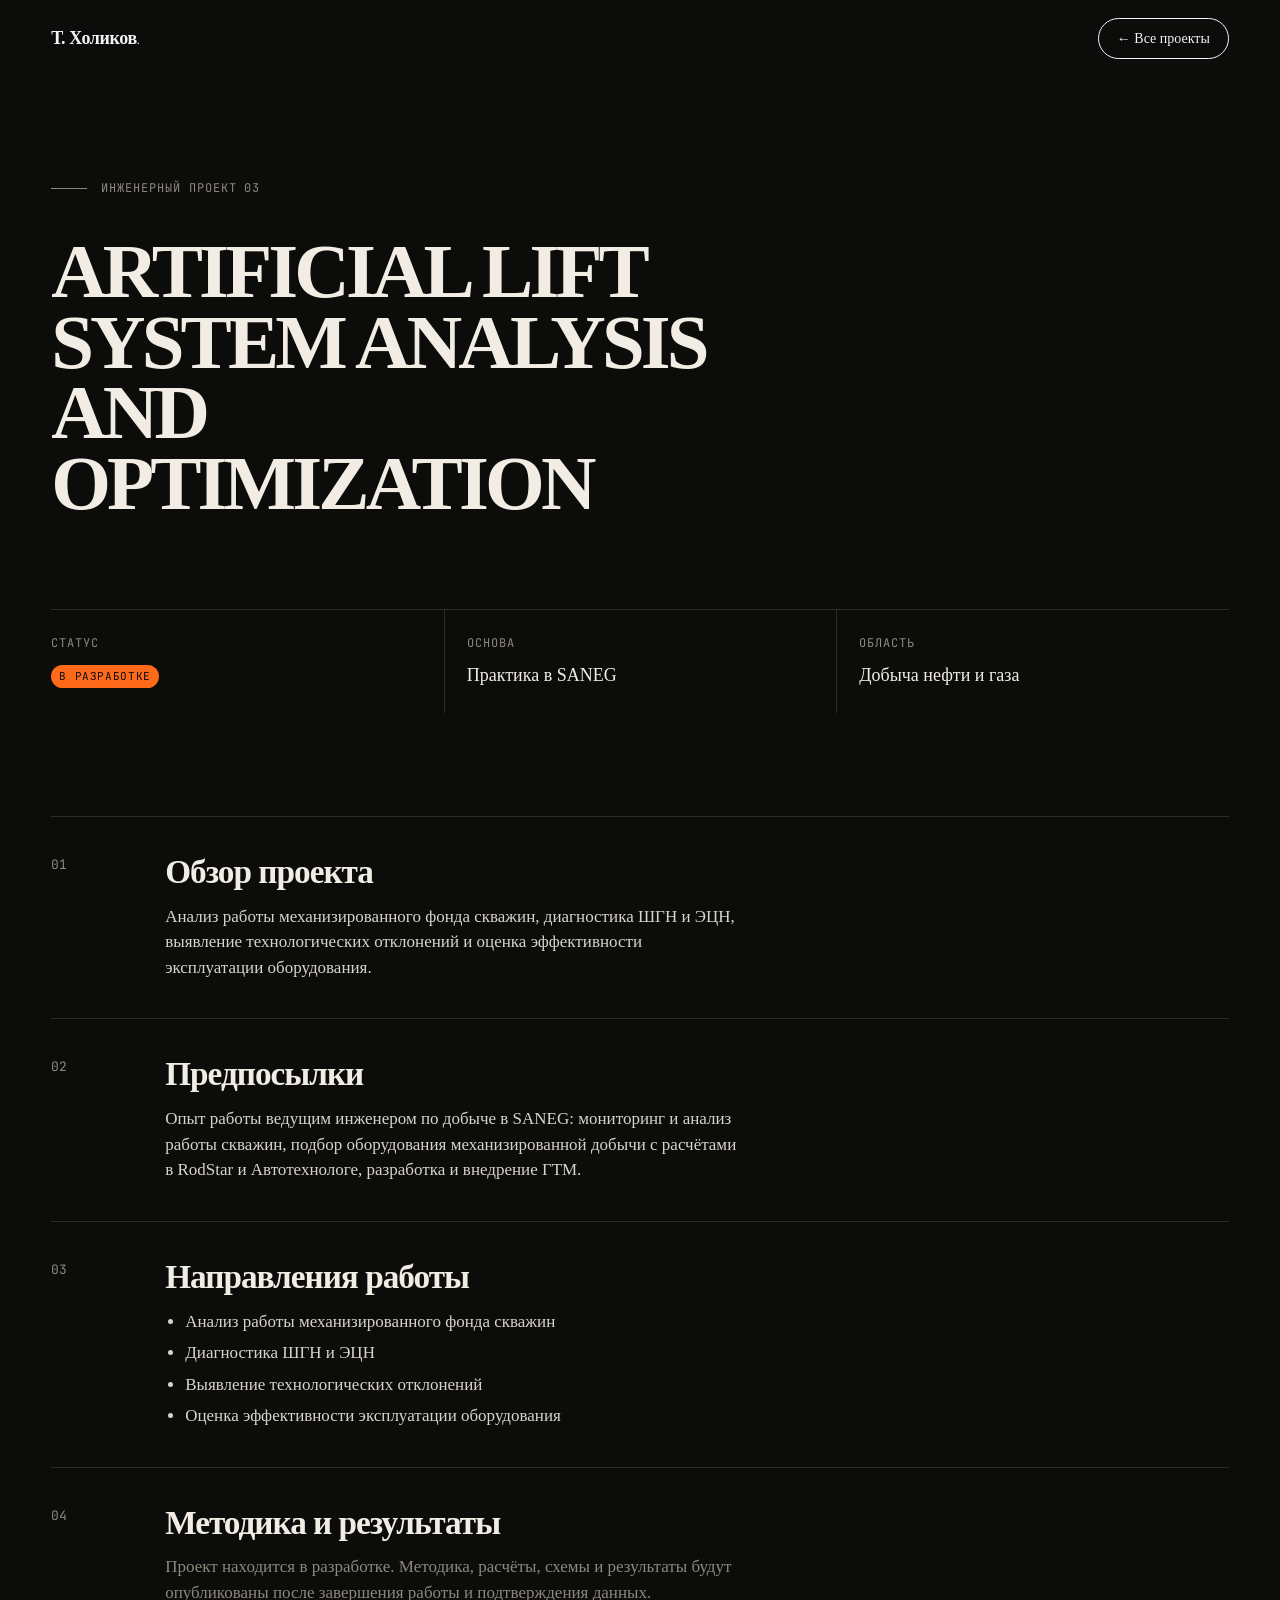
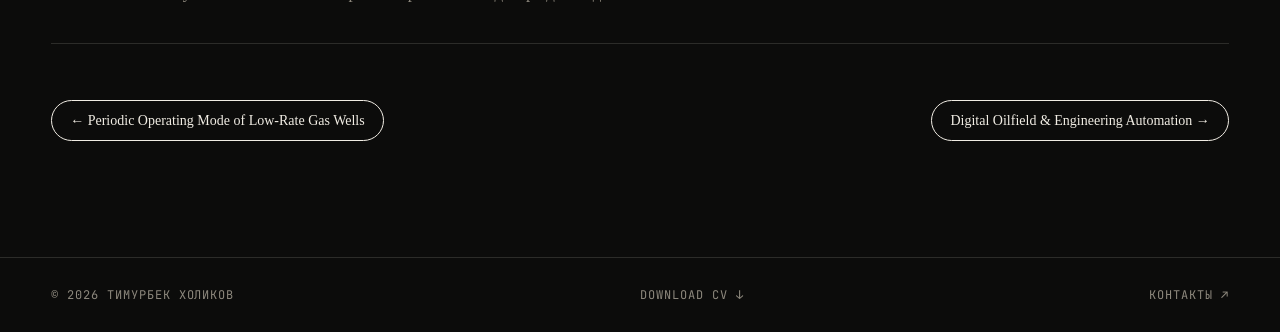
<file: projects/artificial-lift.html>
<!doctype html>
<html lang="ru">
<meta charset="utf-8">
<title>Artificial Lift System Analysis and Optimization | Timurbek Holikov</title>
<meta name="description" content="Анализ работы механизированного фонда скважин, диагностика ШГН и ЭЦН, выявление технологических отклонений и оценка эффективности эксплуатации оборудования.">
<link rel="canonical" href="https://holikov.uz/projects/artificial-lift.html">
<meta name="viewport" content="width=device-width, initial-scale=1, viewport-fit=cover">
<meta name="color-scheme" content="dark">
<meta property="og:type" content="article">
<meta property="og:title" content="Artificial Lift System Analysis and Optimization | Timurbek Holikov">
<meta property="og:description" content="Анализ работы механизированного фонда скважин, диагностика ШГН и ЭЦН, выявление технологических отклонений и оценка эффективности эксплуатации оборудования.">
<meta property="og:url" content="https://holikov.uz/projects/artificial-lift.html">
<meta property="og:image" content="https://holikov.uz/assets/img/og-image.jpg">
<meta name="twitter:card" content="summary_large_image">
<link rel="icon" href="/assets/img/favicon.svg" type="image/svg+xml">
<link rel="apple-touch-icon" href="/assets/img/apple-touch-icon.png">
<link rel="preconnect" href="https://fonts.googleapis.com">
<link rel="preconnect" href="https://fonts.gstatic.com" crossorigin>
<link href="https://fonts.googleapis.com/css2?family=Tinos:ital,wght@0,400;0,700;1,400;1,700&family=Cormorant+Garamond:ital,wght@1,400;1,500&family=JetBrains+Mono:wght@400;500&display=swap&subset=cyrillic" rel="stylesheet">
<style>
:root{--bg:#0c0c0b;--ink:#f1ede4;--mute:#8d887d;--line:rgba(241,237,228,.14);--acc:#ff6a1a;
--sans:"Times New Roman",Tinos,Times,serif;--serif:"Cormorant Garamond",Georgia,serif;--mono:"JetBrains Mono",ui-monospace,monospace;
--gx:max(16px,env(safe-area-inset-left));--gxr:max(16px,env(safe-area-inset-right));--pad:clamp(16px,4vw,56px)}
*{box-sizing:border-box;margin:0;padding:0}
html{-webkit-text-size-adjust:100%}
body{background:var(--bg);color:var(--ink);font-family:var(--sans);font-size:17px;line-height:1.5;overflow-x:hidden;-webkit-font-smoothing:antialiased}
a{color:inherit;text-decoration:none}
.wrap{padding-left:max(var(--pad),var(--gx));padding-right:max(var(--pad),var(--gxr))}
.mono{font-family:var(--mono);font-size:12px;letter-spacing:.08em;text-transform:uppercase}
.it{font-family:var(--serif);font-style:italic;font-weight:400;letter-spacing:0}
.nav{position:fixed;top:0;left:0;right:0;z-index:50;display:flex;align-items:center;justify-content:space-between;gap:16px;padding-top:max(18px,env(safe-area-inset-top));padding-bottom:18px;mix-blend-mode:difference;color:#fff}
.logo{font-weight:800;font-size:18px;letter-spacing:-.02em}
.logo span{font-family:var(--serif);font-style:italic;font-weight:400}
.nav .cta{border:1px solid currentColor;border-radius:100px;padding:9px 18px;font-size:14px;white-space:nowrap}
.sec{padding-top:clamp(120px,14vw,190px);padding-bottom:clamp(70px,9vw,130px)}
.label{display:flex;gap:14px;align-items:center;color:var(--mute);margin-bottom:40px}
.label::before{content:"";width:36px;height:1px;background:currentColor}
h1{font-weight:900;font-size:clamp(36px,6vw,96px);line-height:.92;letter-spacing:-.05em;text-transform:uppercase;max-width:18ch;overflow-wrap:break-word}
.lead{font-size:clamp(20px,2.2vw,30px);line-height:1.3;letter-spacing:-.02em;max-width:40ch;margin-top:40px}
.meta{display:grid;grid-template-columns:repeat(3,1fr);margin-top:clamp(50px,7vw,90px);border-top:1px solid var(--line)}
.meta div{padding:24px 22px 24px 0;min-width:0}
.meta div+div{padding-left:22px;border-left:1px solid var(--line)}
.meta .mono{color:var(--mute);display:block;margin-bottom:10px}
.meta b{font-weight:500;font-size:18px}
.now{display:inline-block;background:var(--acc);color:#0c0c0b;font-family:var(--mono);font-size:11px;padding:3px 8px;border-radius:100px;letter-spacing:.06em;text-transform:uppercase}
@media (max-width:820px){.meta{grid-template-columns:1fr}.meta div+div{border-left:0;border-top:1px solid var(--line);padding-left:0}}
.block{display:grid;grid-template-columns:90px minmax(0,1fr);gap:24px;padding:38px 0;border-top:1px solid var(--line)}
.block:last-child{border-bottom:1px solid var(--line)}
.block .n{color:var(--mute);font-family:var(--mono);font-size:13px}
.block h2{font-size:clamp(24px,2.6vw,38px);font-weight:600;letter-spacing:-.03em;line-height:1.05;margin-bottom:14px}
.block p,.block li{color:#d9d4ca;max-width:68ch}
.block ul{padding-left:20px}
.block li+li{margin-top:6px}
.block .muted{color:var(--mute)}
@media (max-width:900px){.block{grid-template-columns:1fr;gap:10px}}
.pager{display:flex;justify-content:space-between;gap:16px;flex-wrap:wrap;margin-top:56px}
.btn{display:inline-flex;align-items:center;gap:8px;border:1px solid currentColor;border-radius:100px;padding:9px 18px;font-size:14px;transition:color .3s,border-color .3s}
.btn:hover{color:var(--acc);border-color:var(--acc)}
.pager .btn{max-width:100%}
footer{display:flex;justify-content:space-between;gap:16px;flex-wrap:wrap;padding-top:28px;padding-bottom:max(28px,env(safe-area-inset-bottom));color:var(--mute);border-top:1px solid var(--line)}
</style>

<nav class="nav wrap">
  <a class="logo" href="/">Т. Холиков<span>.</span></a>
  <a class="cta" href="/#projects">← Все проекты</a>
</nav>

<main class="sec wrap">
  <div class="label mono">Инженерный проект 03</div>
  <h1>Artificial Lift System Analysis and Optimization</h1>

  <div class="meta">
    <div><span class="mono">Статус</span><span class="now">в разработке</span></div>
    <div><span class="mono">Основа</span><b>Практика в SANEG</b></div>
    <div><span class="mono">Область</span><b>Добыча нефти и газа</b></div>
  </div>

  <div style="margin-top:clamp(60px,8vw,110px)">
    <section class="block"><div class="n">01</div><div><h2>Обзор проекта</h2><p>Анализ работы механизированного фонда скважин, диагностика ШГН и ЭЦН, выявление технологических отклонений и оценка эффективности эксплуатации оборудования.</p></div></section>
    <section class="block"><div class="n">02</div><div><h2>Предпосылки</h2><p>Опыт работы ведущим инженером по добыче в SANEG: мониторинг и анализ работы скважин, подбор оборудования механизированной добычи с расчётами в RodStar и Автотехнологе, разработка и внедрение ГТМ.</p></div></section>
    <section class="block"><div class="n">03</div><div><h2>Направления работы</h2><ul><li>Анализ работы механизированного фонда скважин</li><li>Диагностика ШГН и ЭЦН</li><li>Выявление технологических отклонений</li><li>Оценка эффективности эксплуатации оборудования</li></ul></div></section>
    <section class="block"><div class="n">04</div><div><h2>Методика и результаты</h2><p class="muted">Проект находится в разработке. Методика, расчёты, схемы и результаты будут опубликованы после завершения работы и подтверждения данных.</p></div></section>
  <!-- TODO (Постановка задачи (Problem Statement)): добавить, когда будут готовы подтверждённые материалы -->
  <!-- TODO (Инженерный подход (Engineering Approach)): добавить, когда будут готовы подтверждённые материалы -->
  <!-- TODO (Методология (Methodology)): добавить, когда будут готовы подтверждённые материалы -->
  <!-- TODO (Техническое решение (Technical Solution)): добавить, когда будут готовы подтверждённые материалы -->
  <!-- TODO (Результаты (Results)): добавить, когда будут готовы подтверждённые материалы -->
  <!-- TODO (Выводы (Conclusion)): добавить, когда будут готовы подтверждённые материалы -->
  </div>

  <div class="pager">
    <a class="btn" href="/projects/periodic-operating-mode.html">← Periodic Operating Mode of Low-Rate Gas Wells</a>
    <a class="btn" href="/projects/digital-oilfield.html">Digital Oilfield &amp; Engineering Automation →</a>
  </div>
</main>

<footer class="wrap mono">
  <span>© 2026 Тимурбек Холиков</span>
  <a href="/assets/cv/Timurbek_Holikov_CV.pdf" download="Timurbek_Holikov_CV.pdf">Download CV ↓</a>
  <a href="/#contact">Контакты ↗</a>
</footer>
</html>
</file>
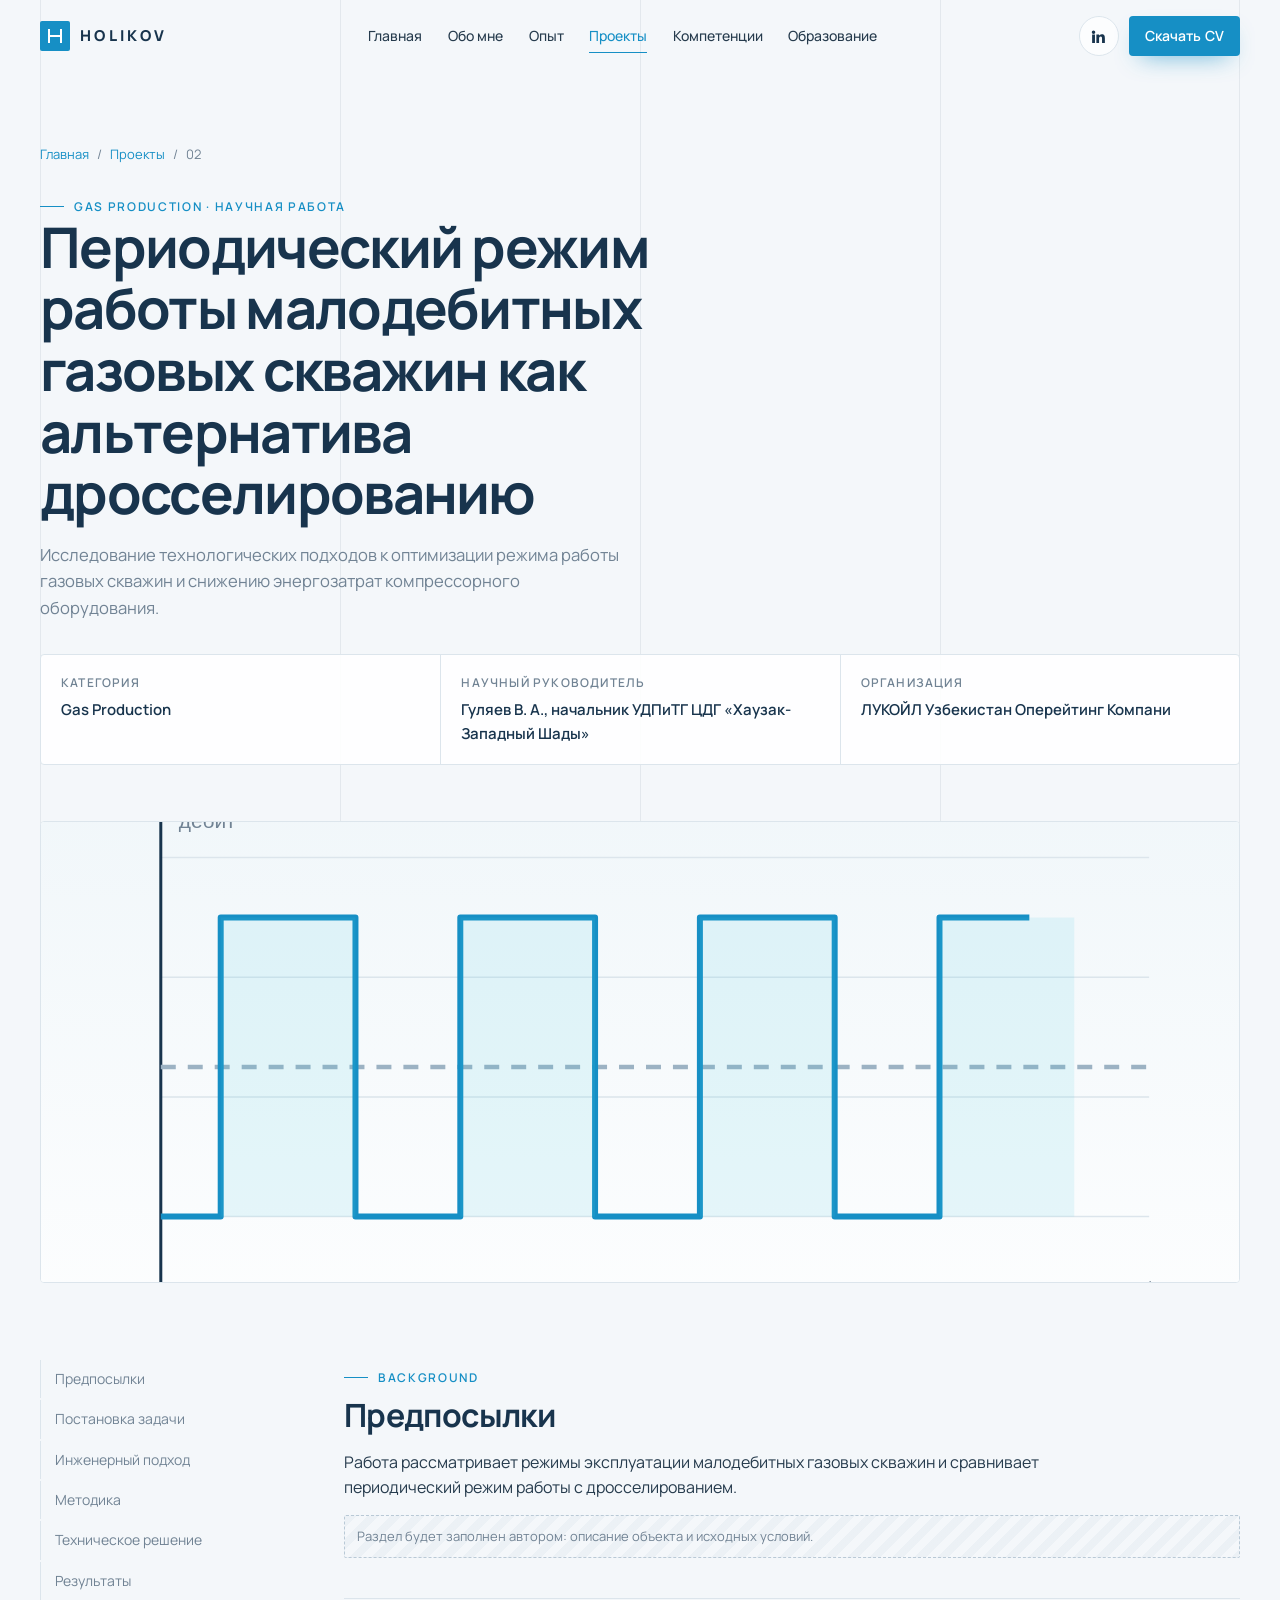
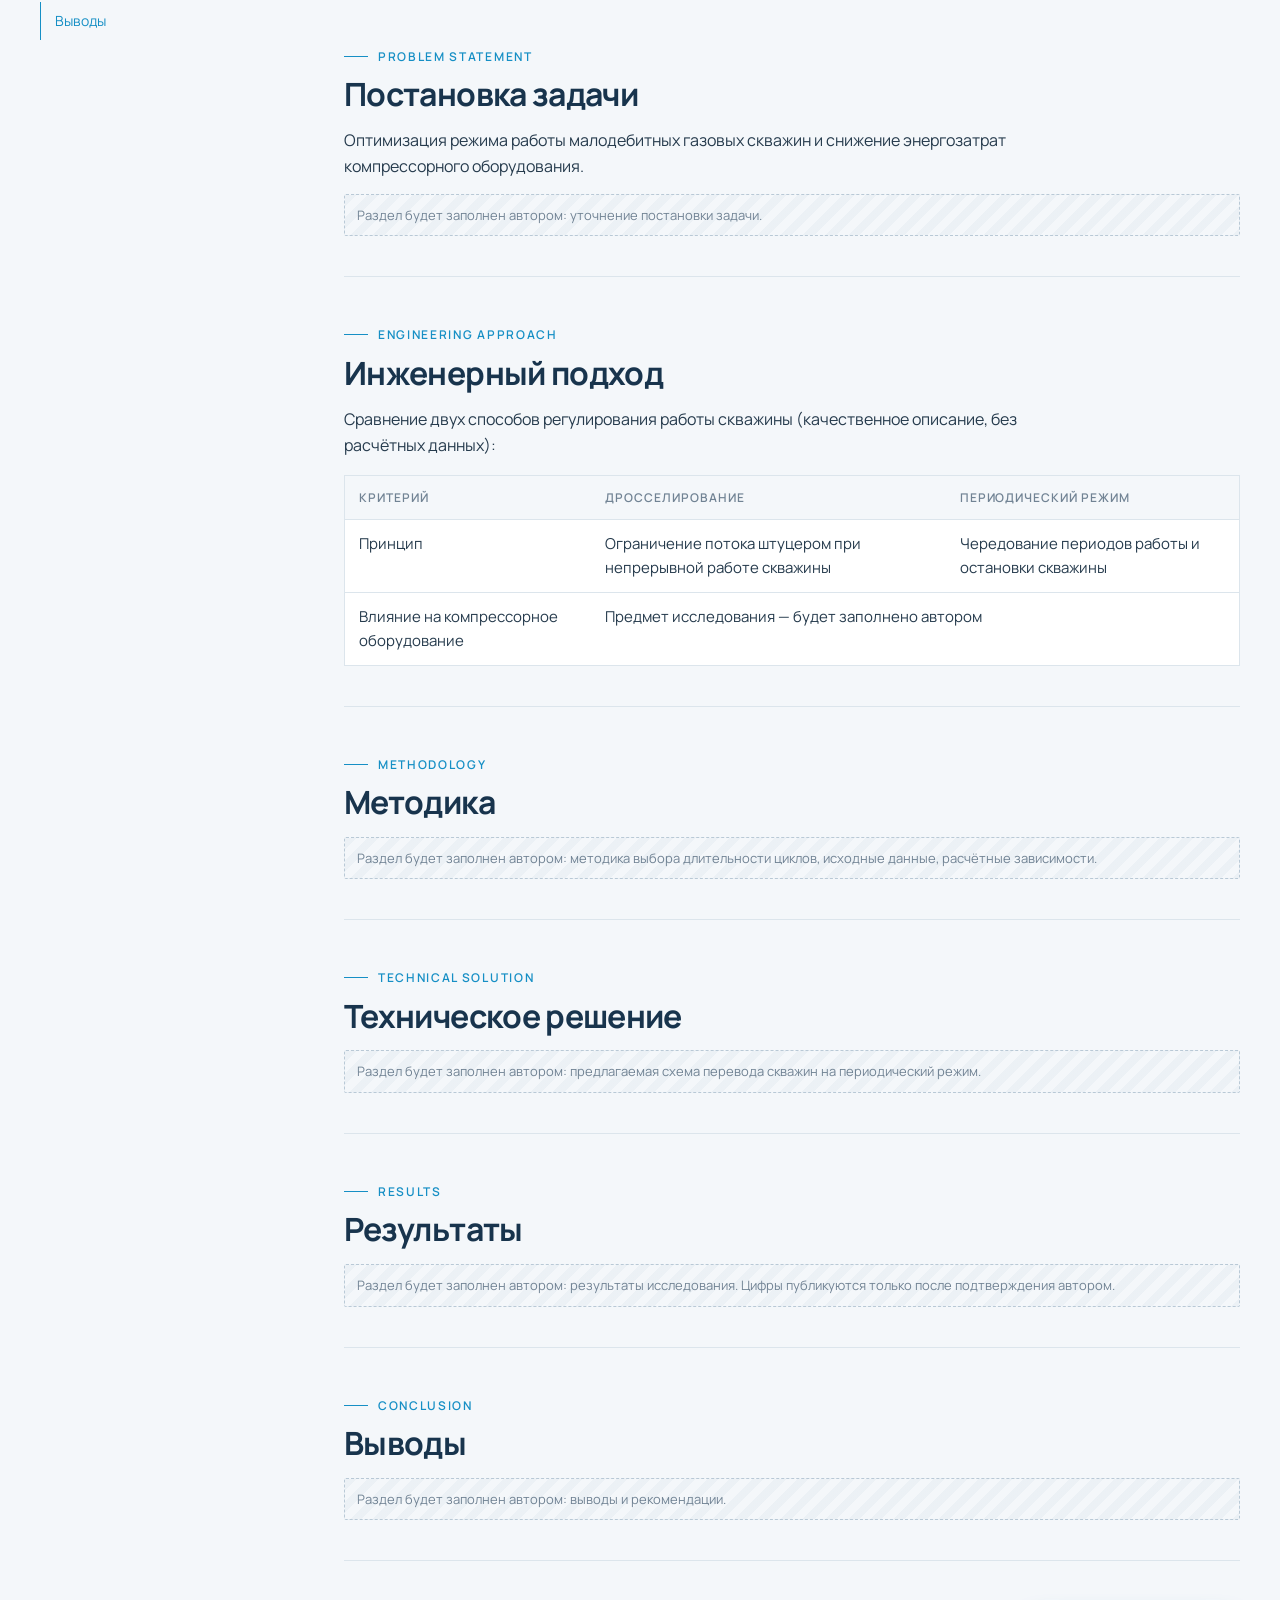
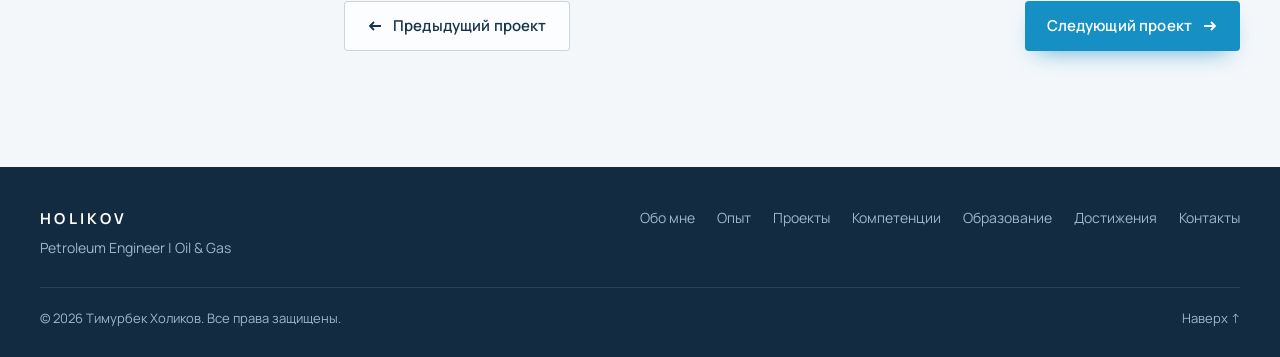
<file: projects/cyclic-gas-wells.html>
<!doctype html>
<html lang="ru" class="no-js">
<head>
<meta charset="utf-8">
<meta name="viewport" content="width=device-width, initial-scale=1, viewport-fit=cover">
<title>Периодический режим работы малодебитных газовых скважин как альтернатива дросселированию | Timurbek Holikov</title>
<meta name="description" content="Исследование технологических подходов к оптимизации режима работы газовых скважин и снижению энергозатрат компрессорного оборудования.">
<link rel="canonical" href="https://holikov.uz/projects/cyclic-gas-wells.html">
<meta name="theme-color" content="#F4F7FA">
<meta property="og:type" content="article">
<meta property="og:site_name" content="HOLIKOV">
<meta property="og:url" content="https://holikov.uz/projects/cyclic-gas-wells.html">
<meta property="og:title" content="Периодический режим работы малодебитных газовых скважин как альтернатива дросселированию">
<meta property="og:description" content="Исследование технологических подходов к оптимизации режима работы газовых скважин и снижению энергозатрат компрессорного оборудования.">
<meta property="og:image" content="https://holikov.uz/assets/img/og-image.jpg">
<meta name="twitter:card" content="summary_large_image">
<link rel="icon" href="/assets/img/favicon.svg" type="image/svg+xml">
<link rel="icon" href="/favicon.ico" sizes="32x32">
<link rel="apple-touch-icon" href="/assets/img/apple-touch-icon.png">
<link rel="preconnect" href="https://fonts.googleapis.com">
<link rel="preconnect" href="https://fonts.gstatic.com" crossorigin>
<link href="https://fonts.googleapis.com/css2?family=Manrope:wght@400;500;600;700;800&display=swap&subset=cyrillic" rel="stylesheet">
<link rel="stylesheet" href="/assets/css/site.css">
</head>
<body>
<a class="skip" href="#main">Перейти к содержанию</a>
<div class="gridlines" aria-hidden="true"><div class="container"><span></span><span></span><span></span><span></span></div></div>
<header class="site-header">
  <div class="container header-in">
    <a class="logo" href="/" aria-label="HOLIKOV — на главную"><i aria-hidden="true"></i>HOLIKOV</a>
    <nav class="nav" aria-label="Основная навигация">
      <a href="/">Главная</a><a href="/#about">Обо мне</a><a href="/#experience">Опыт</a><a href="/#projects" class="active">Проекты</a><a href="/#skills">Компетенции</a><a href="/#education">Образование</a>
    </nav>
    <div class="header-actions">
      <a class="icon-btn hide-m" href="https://www.linkedin.com/in/%D1%82%D0%B8%D0%BC%D1%83%D1%80%D0%B1%D0%B5%D0%BA-%D1%85%D0%BE%D0%BB%D0%B8%D0%BA%D0%BE%D0%B2-04385b2a7" target="_blank" rel="noopener" aria-label="LinkedIn (откроется в новой вкладке)"><svg viewBox="0 0 24 24" fill="currentColor" aria-hidden="true"><path d="M4.98 3.5a2.5 2.5 0 1 1 0 5 2.5 2.5 0 0 1 0-5zM3 9h4v12H3zM9 9h3.8v1.7h.05c.53-1 1.83-2.05 3.77-2.05C20.6 8.65 21 11.2 21 14.5V21h-4v-5.8c0-1.4-.03-3.2-1.95-3.2-1.95 0-2.25 1.52-2.25 3.1V21H9z"/></svg></a>
      <a class="btn btn-primary hide-m" href="/assets/cv/Holikov_Timurbek_CV.pdf" download>Скачать CV</a>
      <button class="icon-btn burger" type="button" aria-label="Открыть меню" aria-controls="mobile-menu" aria-expanded="false"><svg viewBox="0 0 24 24" fill="none" stroke="currentColor" stroke-width="1.8" aria-hidden="true"><path d="M4 7h16M4 12h16M4 17h16"/></svg></button>
    </div>
  </div>
</header>
<div class="mobile-menu" id="mobile-menu" aria-hidden="true" role="dialog" aria-modal="true" aria-label="Меню">
  <button class="icon-btn mobile-close" type="button" aria-label="Закрыть меню" data-close><svg viewBox="0 0 24 24" fill="none" stroke="currentColor" stroke-width="1.8" aria-hidden="true"><path d="M6 6l12 12M18 6L6 18"/></svg></button>
  <a class="m-link" href="/">Главная <span>01</span></a>
  <a class="m-link" href="/#about">Обо мне <span>02</span></a>
  <a class="m-link" href="/#experience">Опыт <span>03</span></a>
  <a class="m-link" href="/#projects">Проекты <span>04</span></a>
  <a class="m-link" href="/#skills">Компетенции <span>05</span></a>
  <a class="m-link" href="/#education">Образование <span>06</span></a>
  <a class="m-link" href="/#contact">Контакты <span>07</span></a>
  <div class="m-actions">
    <a class="btn btn-primary" href="/assets/cv/Holikov_Timurbek_CV.pdf" download>Скачать резюме (PDF)</a>
    <a class="btn btn-ghost" href="https://www.linkedin.com/in/%D1%82%D0%B8%D0%BC%D1%83%D1%80%D0%B1%D0%B5%D0%BA-%D1%85%D0%BE%D0%BB%D0%B8%D0%BA%D0%BE%D0%B2-04385b2a7" target="_blank" rel="noopener">LinkedIn</a>
  </div>
</div>
<main id="main">
  <section class="p-hero">
    <div class="container">
      <nav class="crumbs" aria-label="Хлебные крошки"><a href="/">Главная</a><span>/</span><a href="/#projects">Проекты</a><span>/</span><span>02</span></nav>
      <span class="eyebrow">Gas Production · Научная работа</span>
      <h1>Периодический режим работы малодебитных газовых скважин как альтернатива дросселированию</h1>
      <p class="lead">Исследование технологических подходов к оптимизации режима работы газовых скважин и снижению энергозатрат компрессорного оборудования.</p>
      <dl class="p-meta"><div><dt>Категория</dt><dd>Gas Production</dd></div><div><dt>Научный руководитель</dt><dd>Гуляев В. А., начальник УДПиТГ ЦДГ «Хаузак-Западный Шады»</dd></div><div><dt>Организация</dt><dd>ЛУКОЙЛ Узбекистан Оперейтинг Компани</dd></div></dl>
    </div>
  </section>
  <div class="container">
    <figure class="p-cover reveal"><img src="/assets/img/proj-cyclic.svg" alt="Обложка проекта: Периодический режим работы малодебитных газовых скважин как альтернатива дросселированию" width="800" height="500"></figure>
    <div class="p-layout">
      <nav class="toc" aria-label="Содержание" data-spy><a href="#background">Предпосылки</a><a href="#problem">Постановка задачи</a><a href="#approach">Инженерный подход</a><a href="#methodology">Методика</a><a href="#solution">Техническое решение</a><a href="#results">Результаты</a><a href="#conclusion">Выводы</a></nav>
      <article><section class="p-sec reveal" id="background"><span class="eyebrow">Background</span><h2>Предпосылки</h2><p>Работа рассматривает режимы эксплуатации малодебитных газовых скважин и сравнивает периодический режим работы с дросселированием.</p><div class="placeholder">Раздел будет заполнен автором: описание объекта и исходных условий.</div></section><section class="p-sec reveal" id="problem"><span class="eyebrow">Problem Statement</span><h2>Постановка задачи</h2><p>Оптимизация режима работы малодебитных газовых скважин и снижение энергозатрат компрессорного оборудования.</p><div class="placeholder">Раздел будет заполнен автором: уточнение постановки задачи.</div></section><section class="p-sec reveal" id="approach"><span class="eyebrow">Engineering Approach</span><h2>Инженерный подход</h2><p>Сравнение двух способов регулирования работы скважины (качественное описание, без расчётных данных):</p><div class="table-wrap"><table class="cmp"><thead><tr><th>Критерий</th><th>Дросселирование</th><th>Периодический режим</th></tr></thead><tbody><tr><td>Принцип</td><td data-l="Дросселирование">Ограничение потока штуцером при непрерывной работе скважины</td><td data-l="Периодический режим">Чередование периодов работы и остановки скважины</td></tr><tr><td>Влияние на компрессорное оборудование</td><td colspan="2">Предмет исследования — будет заполнено автором</td></tr></tbody></table></div></section><section class="p-sec reveal" id="methodology"><span class="eyebrow">Methodology</span><h2>Методика</h2><div class="placeholder">Раздел будет заполнен автором: методика выбора длительности циклов, исходные данные, расчётные зависимости.</div></section><section class="p-sec reveal" id="solution"><span class="eyebrow">Technical Solution</span><h2>Техническое решение</h2><div class="placeholder">Раздел будет заполнен автором: предлагаемая схема перевода скважин на периодический режим.</div></section><section class="p-sec reveal" id="results"><span class="eyebrow">Results</span><h2>Результаты</h2><div class="placeholder">Раздел будет заполнен автором: результаты исследования. Цифры публикуются только после подтверждения автором.</div></section><section class="p-sec reveal" id="conclusion"><span class="eyebrow">Conclusion</span><h2>Выводы</h2><div class="placeholder">Раздел будет заполнен автором: выводы и рекомендации.</div></section><div class="p-nav"><a class="btn btn-ghost" href="/projects/well-health-index.html"><svg viewBox="0 0 16 16" fill="none" stroke="currentColor" stroke-width="1.8" aria-hidden="true" style="transform:scaleX(-1)"><path d="M2 8h11M9 4l4 4-4 4"/></svg>Предыдущий проект</a><a class="btn btn-primary" href="/projects/artificial-lift.html">Следующий проект<svg viewBox="0 0 16 16" fill="none" stroke="currentColor" stroke-width="1.8" aria-hidden="true"><path d="M2 8h11M9 4l4 4-4 4"/></svg></a></div></article>
    </div>
  </div>
</main>
<footer class="site-footer">
  <div class="container">
    <div class="f-top">
      <div class="f-brand"><b>HOLIKOV</b><span>Petroleum Engineer | Oil &amp; Gas</span></div>
      <nav class="f-nav" aria-label="Навигация в подвале"><a href="/#about">Обо мне</a><a href="/#experience">Опыт</a><a href="/#projects">Проекты</a><a href="/#skills">Компетенции</a><a href="/#education">Образование</a><a href="/#achievements">Достижения</a><a href="/#contact">Контакты</a></nav>
    </div>
    <div class="f-bottom"><span>© <span id="year">2026</span> Тимурбек Холиков. Все права защищены.</span><a href="#main">Наверх ↑</a></div>
  </div>
</footer>
<script src="/assets/js/site.js" defer></script>
</body>
</html>
</file>
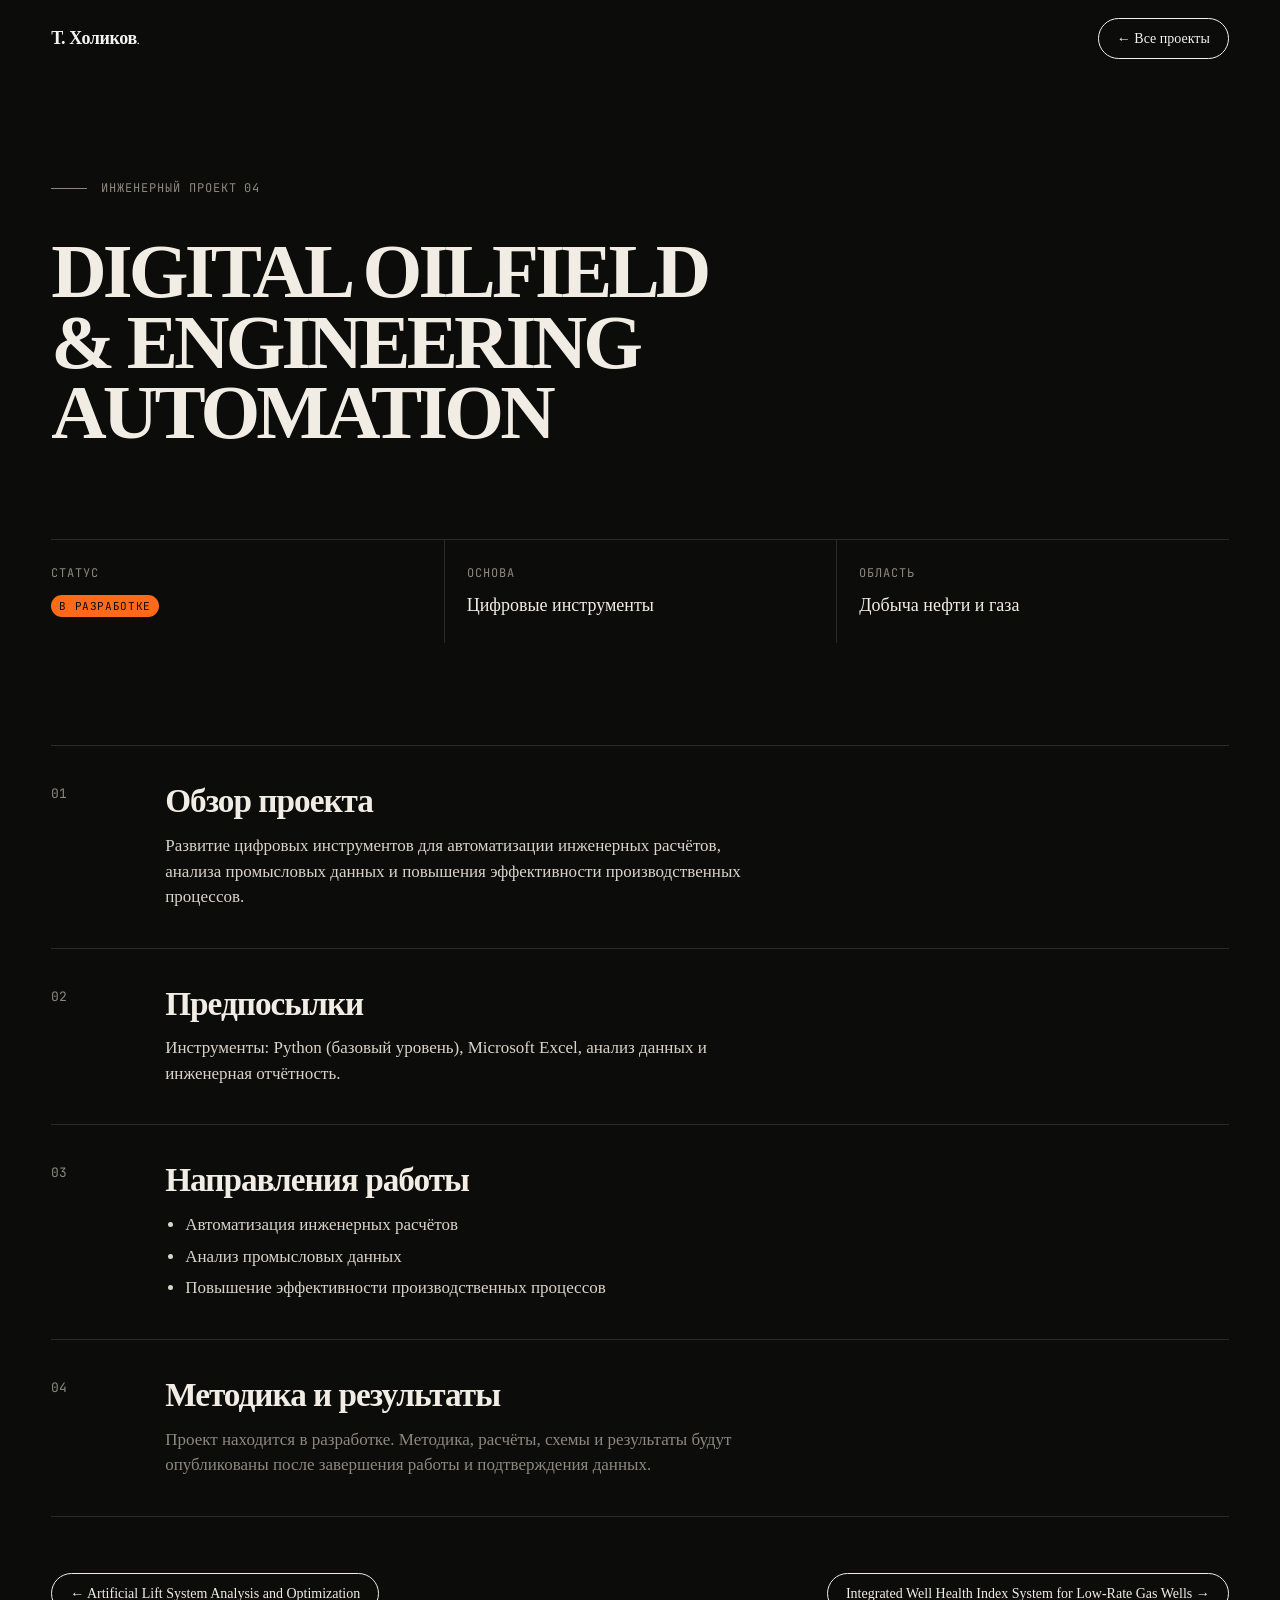
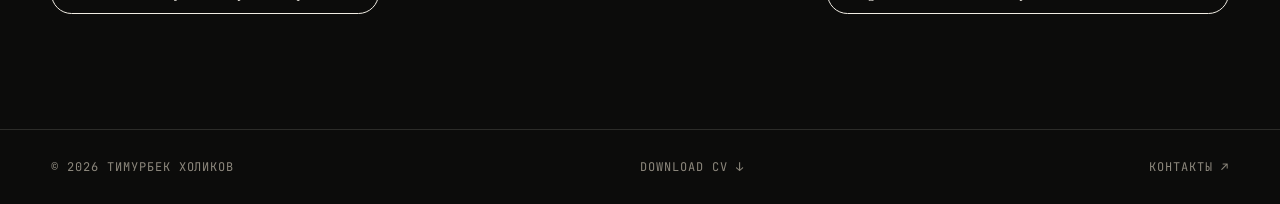
<file: projects/digital-oilfield.html>
<!doctype html>
<html lang="ru">
<meta charset="utf-8">
<title>Digital Oilfield &amp; Engineering Automation | Timurbek Holikov</title>
<meta name="description" content="Развитие цифровых инструментов для автоматизации инженерных расчётов, анализа промысловых данных и повышения эффективности производственных процессов.">
<link rel="canonical" href="https://holikov.uz/projects/digital-oilfield.html">
<meta name="viewport" content="width=device-width, initial-scale=1, viewport-fit=cover">
<meta name="color-scheme" content="dark">
<meta property="og:type" content="article">
<meta property="og:title" content="Digital Oilfield &amp; Engineering Automation | Timurbek Holikov">
<meta property="og:description" content="Развитие цифровых инструментов для автоматизации инженерных расчётов, анализа промысловых данных и повышения эффективности производственных процессов.">
<meta property="og:url" content="https://holikov.uz/projects/digital-oilfield.html">
<meta property="og:image" content="https://holikov.uz/assets/img/og-image.jpg">
<meta name="twitter:card" content="summary_large_image">
<link rel="icon" href="/assets/img/favicon.svg" type="image/svg+xml">
<link rel="apple-touch-icon" href="/assets/img/apple-touch-icon.png">
<link rel="preconnect" href="https://fonts.googleapis.com">
<link rel="preconnect" href="https://fonts.gstatic.com" crossorigin>
<link href="https://fonts.googleapis.com/css2?family=Tinos:ital,wght@0,400;0,700;1,400;1,700&family=Cormorant+Garamond:ital,wght@1,400;1,500&family=JetBrains+Mono:wght@400;500&display=swap&subset=cyrillic" rel="stylesheet">
<style>
:root{--bg:#0c0c0b;--ink:#f1ede4;--mute:#8d887d;--line:rgba(241,237,228,.14);--acc:#ff6a1a;
--sans:"Times New Roman",Tinos,Times,serif;--serif:"Cormorant Garamond",Georgia,serif;--mono:"JetBrains Mono",ui-monospace,monospace;
--gx:max(16px,env(safe-area-inset-left));--gxr:max(16px,env(safe-area-inset-right));--pad:clamp(16px,4vw,56px)}
*{box-sizing:border-box;margin:0;padding:0}
html{-webkit-text-size-adjust:100%}
body{background:var(--bg);color:var(--ink);font-family:var(--sans);font-size:17px;line-height:1.5;overflow-x:hidden;-webkit-font-smoothing:antialiased}
a{color:inherit;text-decoration:none}
.wrap{padding-left:max(var(--pad),var(--gx));padding-right:max(var(--pad),var(--gxr))}
.mono{font-family:var(--mono);font-size:12px;letter-spacing:.08em;text-transform:uppercase}
.it{font-family:var(--serif);font-style:italic;font-weight:400;letter-spacing:0}
.nav{position:fixed;top:0;left:0;right:0;z-index:50;display:flex;align-items:center;justify-content:space-between;gap:16px;padding-top:max(18px,env(safe-area-inset-top));padding-bottom:18px;mix-blend-mode:difference;color:#fff}
.logo{font-weight:800;font-size:18px;letter-spacing:-.02em}
.logo span{font-family:var(--serif);font-style:italic;font-weight:400}
.nav .cta{border:1px solid currentColor;border-radius:100px;padding:9px 18px;font-size:14px;white-space:nowrap}
.sec{padding-top:clamp(120px,14vw,190px);padding-bottom:clamp(70px,9vw,130px)}
.label{display:flex;gap:14px;align-items:center;color:var(--mute);margin-bottom:40px}
.label::before{content:"";width:36px;height:1px;background:currentColor}
h1{font-weight:900;font-size:clamp(36px,6vw,96px);line-height:.92;letter-spacing:-.05em;text-transform:uppercase;max-width:18ch;overflow-wrap:break-word}
.lead{font-size:clamp(20px,2.2vw,30px);line-height:1.3;letter-spacing:-.02em;max-width:40ch;margin-top:40px}
.meta{display:grid;grid-template-columns:repeat(3,1fr);margin-top:clamp(50px,7vw,90px);border-top:1px solid var(--line)}
.meta div{padding:24px 22px 24px 0;min-width:0}
.meta div+div{padding-left:22px;border-left:1px solid var(--line)}
.meta .mono{color:var(--mute);display:block;margin-bottom:10px}
.meta b{font-weight:500;font-size:18px}
.now{display:inline-block;background:var(--acc);color:#0c0c0b;font-family:var(--mono);font-size:11px;padding:3px 8px;border-radius:100px;letter-spacing:.06em;text-transform:uppercase}
@media (max-width:820px){.meta{grid-template-columns:1fr}.meta div+div{border-left:0;border-top:1px solid var(--line);padding-left:0}}
.block{display:grid;grid-template-columns:90px minmax(0,1fr);gap:24px;padding:38px 0;border-top:1px solid var(--line)}
.block:last-child{border-bottom:1px solid var(--line)}
.block .n{color:var(--mute);font-family:var(--mono);font-size:13px}
.block h2{font-size:clamp(24px,2.6vw,38px);font-weight:600;letter-spacing:-.03em;line-height:1.05;margin-bottom:14px}
.block p,.block li{color:#d9d4ca;max-width:68ch}
.block ul{padding-left:20px}
.block li+li{margin-top:6px}
.block .muted{color:var(--mute)}
@media (max-width:900px){.block{grid-template-columns:1fr;gap:10px}}
.pager{display:flex;justify-content:space-between;gap:16px;flex-wrap:wrap;margin-top:56px}
.btn{display:inline-flex;align-items:center;gap:8px;border:1px solid currentColor;border-radius:100px;padding:9px 18px;font-size:14px;transition:color .3s,border-color .3s}
.btn:hover{color:var(--acc);border-color:var(--acc)}
.pager .btn{max-width:100%}
footer{display:flex;justify-content:space-between;gap:16px;flex-wrap:wrap;padding-top:28px;padding-bottom:max(28px,env(safe-area-inset-bottom));color:var(--mute);border-top:1px solid var(--line)}
</style>

<nav class="nav wrap">
  <a class="logo" href="/">Т. Холиков<span>.</span></a>
  <a class="cta" href="/#projects">← Все проекты</a>
</nav>

<main class="sec wrap">
  <div class="label mono">Инженерный проект 04</div>
  <h1>Digital Oilfield &amp; Engineering Automation</h1>

  <div class="meta">
    <div><span class="mono">Статус</span><span class="now">в разработке</span></div>
    <div><span class="mono">Основа</span><b>Цифровые инструменты</b></div>
    <div><span class="mono">Область</span><b>Добыча нефти и газа</b></div>
  </div>

  <div style="margin-top:clamp(60px,8vw,110px)">
    <section class="block"><div class="n">01</div><div><h2>Обзор проекта</h2><p>Развитие цифровых инструментов для автоматизации инженерных расчётов, анализа промысловых данных и повышения эффективности производственных процессов.</p></div></section>
    <section class="block"><div class="n">02</div><div><h2>Предпосылки</h2><p>Инструменты: Python (базовый уровень), Microsoft Excel, анализ данных и инженерная отчётность.</p></div></section>
    <section class="block"><div class="n">03</div><div><h2>Направления работы</h2><ul><li>Автоматизация инженерных расчётов</li><li>Анализ промысловых данных</li><li>Повышение эффективности производственных процессов</li></ul></div></section>
    <section class="block"><div class="n">04</div><div><h2>Методика и результаты</h2><p class="muted">Проект находится в разработке. Методика, расчёты, схемы и результаты будут опубликованы после завершения работы и подтверждения данных.</p></div></section>
  <!-- TODO (Постановка задачи (Problem Statement)): добавить, когда будут готовы подтверждённые материалы -->
  <!-- TODO (Инженерный подход (Engineering Approach)): добавить, когда будут готовы подтверждённые материалы -->
  <!-- TODO (Методология (Methodology)): добавить, когда будут готовы подтверждённые материалы -->
  <!-- TODO (Техническое решение (Technical Solution)): добавить, когда будут готовы подтверждённые материалы -->
  <!-- TODO (Результаты (Results)): добавить, когда будут готовы подтверждённые материалы -->
  <!-- TODO (Выводы (Conclusion)): добавить, когда будут готовы подтверждённые материалы -->
  </div>

  <div class="pager">
    <a class="btn" href="/projects/artificial-lift.html">← Artificial Lift System Analysis and Optimization</a>
    <a class="btn" href="/projects/well-health-index.html">Integrated Well Health Index System for Low-Rate Gas Wells →</a>
  </div>
</main>

<footer class="wrap mono">
  <span>© 2026 Тимурбек Холиков</span>
  <a href="/assets/cv/Timurbek_Holikov_CV.pdf" download="Timurbek_Holikov_CV.pdf">Download CV ↓</a>
  <a href="/#contact">Контакты ↗</a>
</footer>
</html>
</file>
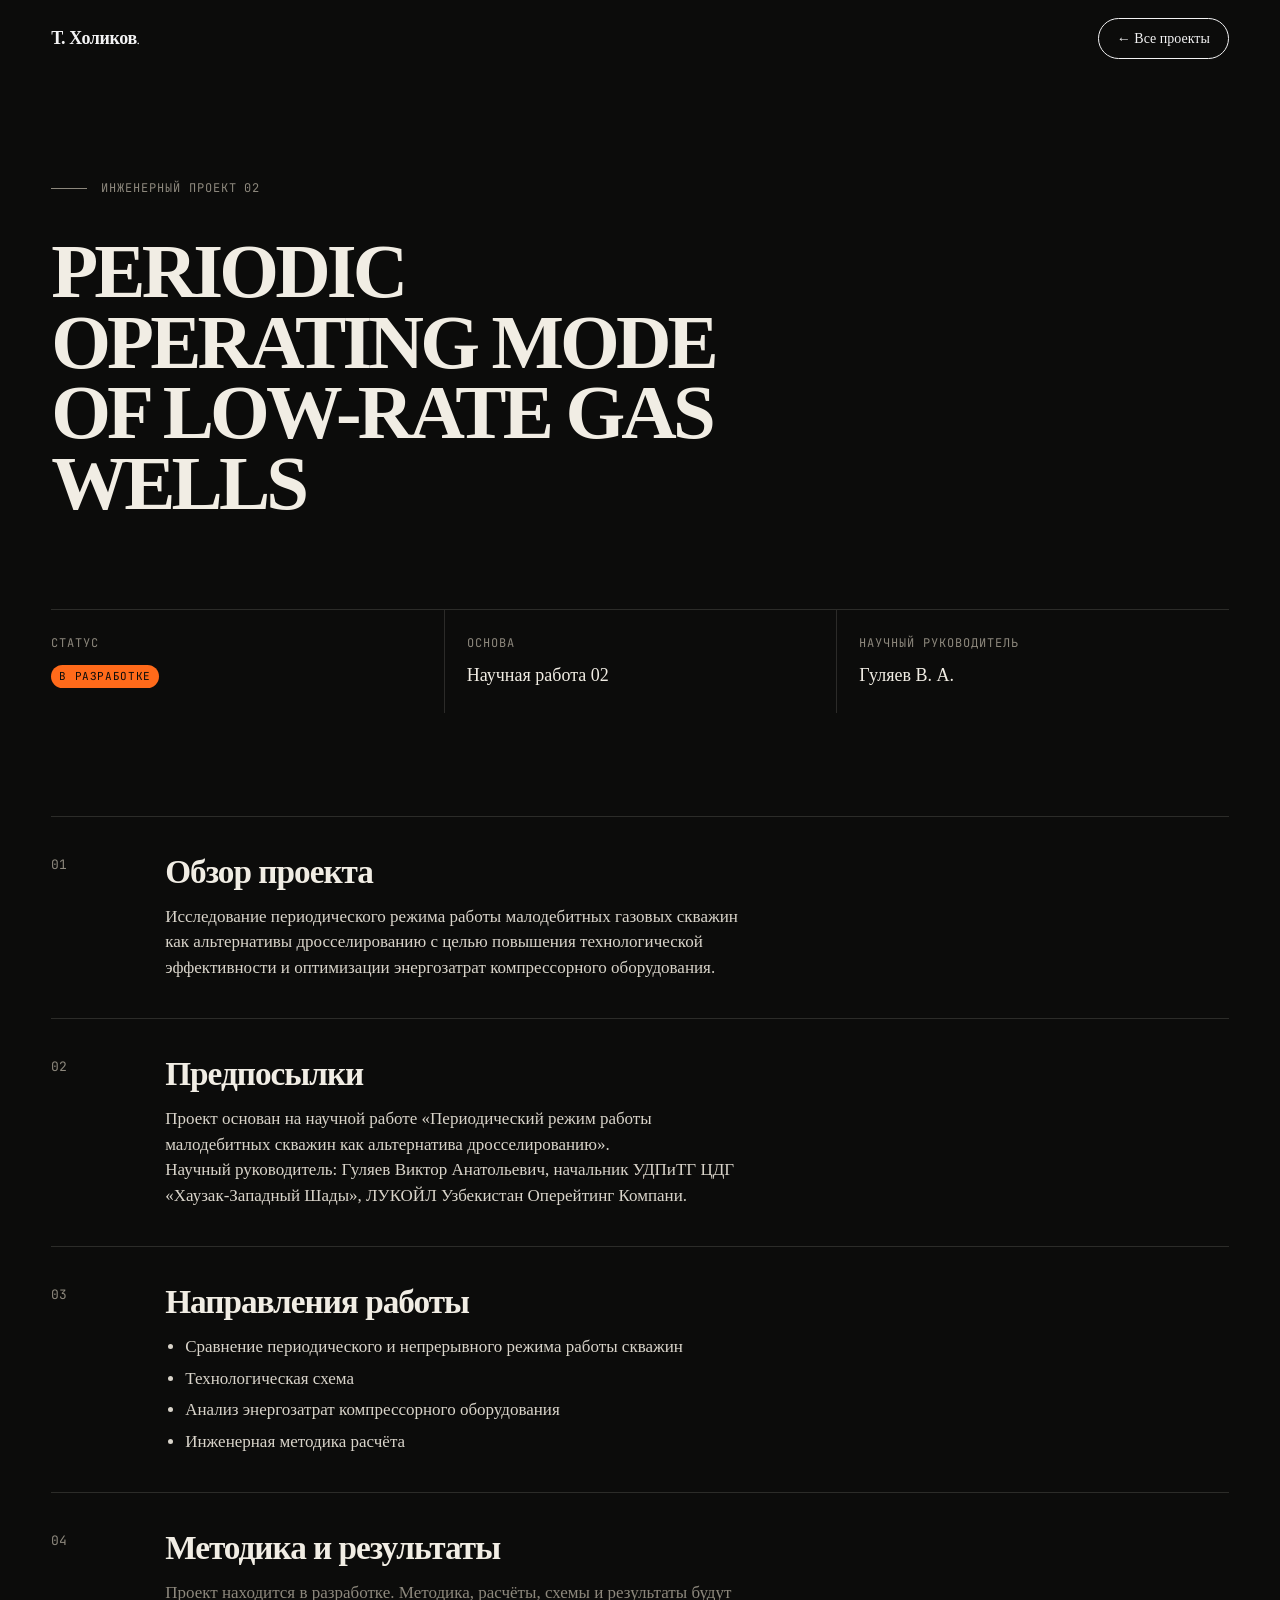
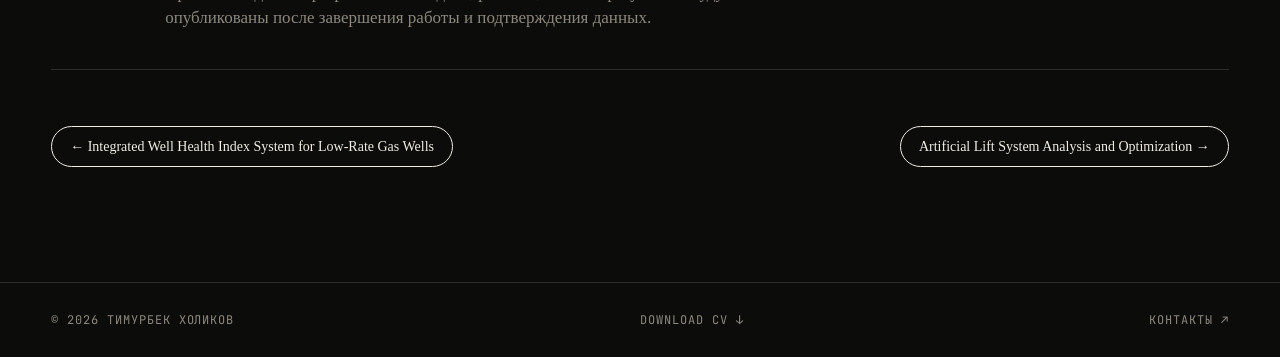
<file: projects/periodic-operating-mode.html>
<!doctype html>
<html lang="ru">
<meta charset="utf-8">
<title>Periodic Operating Mode of Low-Rate Gas Wells | Timurbek Holikov</title>
<meta name="description" content="Исследование периодического режима работы малодебитных газовых скважин как альтернативы дросселированию с целью повышения технологической эффективности и оптимизации энергозатрат компрессорного оборудования.">
<link rel="canonical" href="https://holikov.uz/projects/periodic-operating-mode.html">
<meta name="viewport" content="width=device-width, initial-scale=1, viewport-fit=cover">
<meta name="color-scheme" content="dark">
<meta property="og:type" content="article">
<meta property="og:title" content="Periodic Operating Mode of Low-Rate Gas Wells | Timurbek Holikov">
<meta property="og:description" content="Исследование периодического режима работы малодебитных газовых скважин как альтернативы дросселированию с целью повышения технологической эффективности и оптимизации энергозатрат компрессорного оборудования.">
<meta property="og:url" content="https://holikov.uz/projects/periodic-operating-mode.html">
<meta property="og:image" content="https://holikov.uz/assets/img/og-image.jpg">
<meta name="twitter:card" content="summary_large_image">
<link rel="icon" href="/assets/img/favicon.svg" type="image/svg+xml">
<link rel="apple-touch-icon" href="/assets/img/apple-touch-icon.png">
<link rel="preconnect" href="https://fonts.googleapis.com">
<link rel="preconnect" href="https://fonts.gstatic.com" crossorigin>
<link href="https://fonts.googleapis.com/css2?family=Tinos:ital,wght@0,400;0,700;1,400;1,700&family=Cormorant+Garamond:ital,wght@1,400;1,500&family=JetBrains+Mono:wght@400;500&display=swap&subset=cyrillic" rel="stylesheet">
<style>
:root{--bg:#0c0c0b;--ink:#f1ede4;--mute:#8d887d;--line:rgba(241,237,228,.14);--acc:#ff6a1a;
--sans:"Times New Roman",Tinos,Times,serif;--serif:"Cormorant Garamond",Georgia,serif;--mono:"JetBrains Mono",ui-monospace,monospace;
--gx:max(16px,env(safe-area-inset-left));--gxr:max(16px,env(safe-area-inset-right));--pad:clamp(16px,4vw,56px)}
*{box-sizing:border-box;margin:0;padding:0}
html{-webkit-text-size-adjust:100%}
body{background:var(--bg);color:var(--ink);font-family:var(--sans);font-size:17px;line-height:1.5;overflow-x:hidden;-webkit-font-smoothing:antialiased}
a{color:inherit;text-decoration:none}
.wrap{padding-left:max(var(--pad),var(--gx));padding-right:max(var(--pad),var(--gxr))}
.mono{font-family:var(--mono);font-size:12px;letter-spacing:.08em;text-transform:uppercase}
.it{font-family:var(--serif);font-style:italic;font-weight:400;letter-spacing:0}
.nav{position:fixed;top:0;left:0;right:0;z-index:50;display:flex;align-items:center;justify-content:space-between;gap:16px;padding-top:max(18px,env(safe-area-inset-top));padding-bottom:18px;mix-blend-mode:difference;color:#fff}
.logo{font-weight:800;font-size:18px;letter-spacing:-.02em}
.logo span{font-family:var(--serif);font-style:italic;font-weight:400}
.nav .cta{border:1px solid currentColor;border-radius:100px;padding:9px 18px;font-size:14px;white-space:nowrap}
.sec{padding-top:clamp(120px,14vw,190px);padding-bottom:clamp(70px,9vw,130px)}
.label{display:flex;gap:14px;align-items:center;color:var(--mute);margin-bottom:40px}
.label::before{content:"";width:36px;height:1px;background:currentColor}
h1{font-weight:900;font-size:clamp(36px,6vw,96px);line-height:.92;letter-spacing:-.05em;text-transform:uppercase;max-width:18ch;overflow-wrap:break-word}
.lead{font-size:clamp(20px,2.2vw,30px);line-height:1.3;letter-spacing:-.02em;max-width:40ch;margin-top:40px}
.meta{display:grid;grid-template-columns:repeat(3,1fr);margin-top:clamp(50px,7vw,90px);border-top:1px solid var(--line)}
.meta div{padding:24px 22px 24px 0;min-width:0}
.meta div+div{padding-left:22px;border-left:1px solid var(--line)}
.meta .mono{color:var(--mute);display:block;margin-bottom:10px}
.meta b{font-weight:500;font-size:18px}
.now{display:inline-block;background:var(--acc);color:#0c0c0b;font-family:var(--mono);font-size:11px;padding:3px 8px;border-radius:100px;letter-spacing:.06em;text-transform:uppercase}
@media (max-width:820px){.meta{grid-template-columns:1fr}.meta div+div{border-left:0;border-top:1px solid var(--line);padding-left:0}}
.block{display:grid;grid-template-columns:90px minmax(0,1fr);gap:24px;padding:38px 0;border-top:1px solid var(--line)}
.block:last-child{border-bottom:1px solid var(--line)}
.block .n{color:var(--mute);font-family:var(--mono);font-size:13px}
.block h2{font-size:clamp(24px,2.6vw,38px);font-weight:600;letter-spacing:-.03em;line-height:1.05;margin-bottom:14px}
.block p,.block li{color:#d9d4ca;max-width:68ch}
.block ul{padding-left:20px}
.block li+li{margin-top:6px}
.block .muted{color:var(--mute)}
@media (max-width:900px){.block{grid-template-columns:1fr;gap:10px}}
.pager{display:flex;justify-content:space-between;gap:16px;flex-wrap:wrap;margin-top:56px}
.btn{display:inline-flex;align-items:center;gap:8px;border:1px solid currentColor;border-radius:100px;padding:9px 18px;font-size:14px;transition:color .3s,border-color .3s}
.btn:hover{color:var(--acc);border-color:var(--acc)}
.pager .btn{max-width:100%}
footer{display:flex;justify-content:space-between;gap:16px;flex-wrap:wrap;padding-top:28px;padding-bottom:max(28px,env(safe-area-inset-bottom));color:var(--mute);border-top:1px solid var(--line)}
</style>

<nav class="nav wrap">
  <a class="logo" href="/">Т. Холиков<span>.</span></a>
  <a class="cta" href="/#projects">← Все проекты</a>
</nav>

<main class="sec wrap">
  <div class="label mono">Инженерный проект 02</div>
  <h1>Periodic Operating Mode of Low-Rate Gas Wells</h1>

  <div class="meta">
    <div><span class="mono">Статус</span><span class="now">в разработке</span></div>
    <div><span class="mono">Основа</span><b>Научная работа 02</b></div>
    <div><span class="mono">Научный руководитель</span><b>Гуляев В. А.</b></div>
  </div>

  <div style="margin-top:clamp(60px,8vw,110px)">
    <section class="block"><div class="n">01</div><div><h2>Обзор проекта</h2><p>Исследование периодического режима работы малодебитных газовых скважин как альтернативы дросселированию с целью повышения технологической эффективности и оптимизации энергозатрат компрессорного оборудования.</p></div></section>
    <section class="block"><div class="n">02</div><div><h2>Предпосылки</h2><p>Проект основан на научной работе «Периодический режим работы малодебитных скважин как альтернатива дросселированию».</p><p>Научный руководитель: Гуляев Виктор Анатольевич, начальник УДПиТГ ЦДГ «Хаузак-Западный Шады», ЛУКОЙЛ Узбекистан Оперейтинг Компани.</p></div></section>
    <section class="block"><div class="n">03</div><div><h2>Направления работы</h2><ul><li>Сравнение периодического и непрерывного режима работы скважин</li><li>Технологическая схема</li><li>Анализ энергозатрат компрессорного оборудования</li><li>Инженерная методика расчёта</li></ul></div></section>
    <section class="block"><div class="n">04</div><div><h2>Методика и результаты</h2><p class="muted">Проект находится в разработке. Методика, расчёты, схемы и результаты будут опубликованы после завершения работы и подтверждения данных.</p></div></section>
  <!-- TODO (Постановка задачи (Problem Statement)): добавить, когда будут готовы подтверждённые материалы -->
  <!-- TODO (Инженерный подход (Engineering Approach)): добавить, когда будут готовы подтверждённые материалы -->
  <!-- TODO (Методология (Methodology)): добавить, когда будут готовы подтверждённые материалы -->
  <!-- TODO (Техническое решение (Technical Solution)): добавить, когда будут готовы подтверждённые материалы -->
  <!-- TODO (Результаты (Results)): добавить, когда будут готовы подтверждённые материалы -->
  <!-- TODO (Выводы (Conclusion)): добавить, когда будут готовы подтверждённые материалы -->
  </div>

  <div class="pager">
    <a class="btn" href="/projects/well-health-index.html">← Integrated Well Health Index System for Low-Rate Gas Wells</a>
    <a class="btn" href="/projects/artificial-lift.html">Artificial Lift System Analysis and Optimization →</a>
  </div>
</main>

<footer class="wrap mono">
  <span>© 2026 Тимурбек Холиков</span>
  <a href="/assets/cv/Timurbek_Holikov_CV.pdf" download="Timurbek_Holikov_CV.pdf">Download CV ↓</a>
  <a href="/#contact">Контакты ↗</a>
</footer>
</html>
</file>
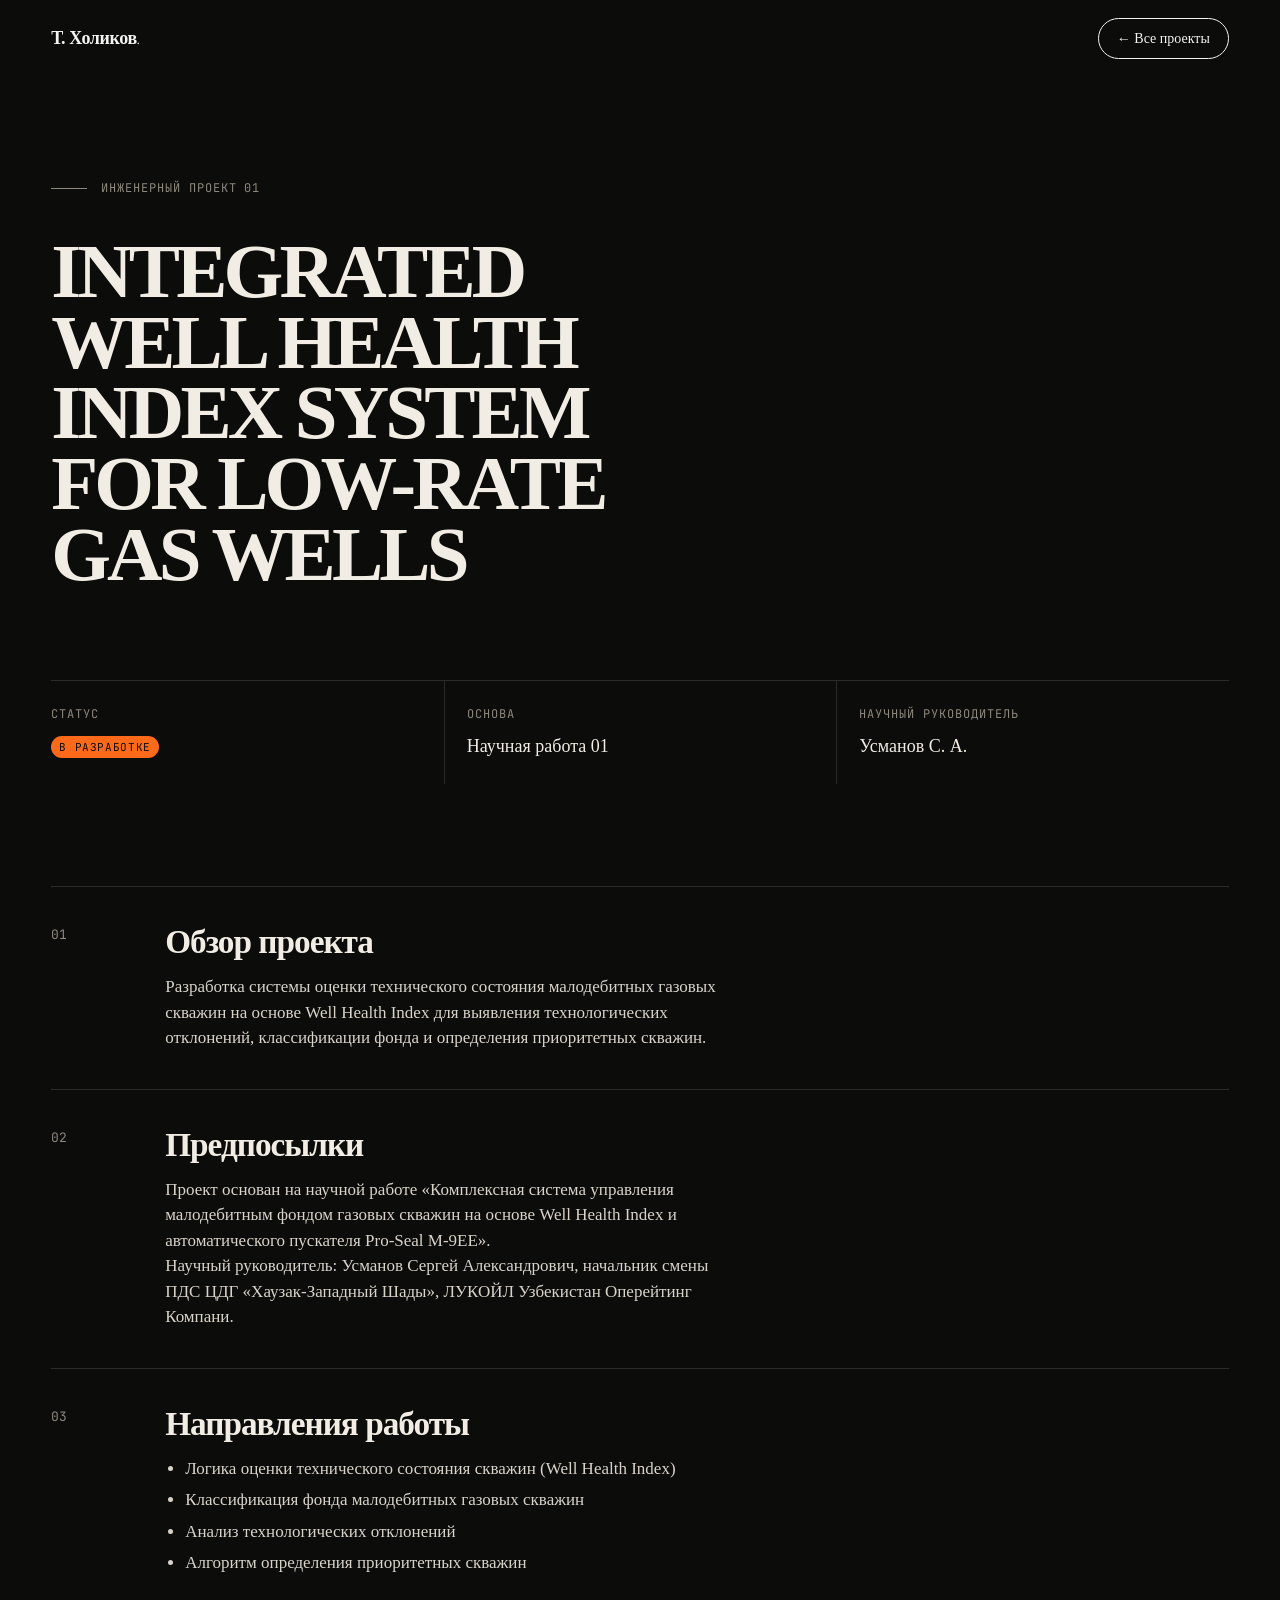
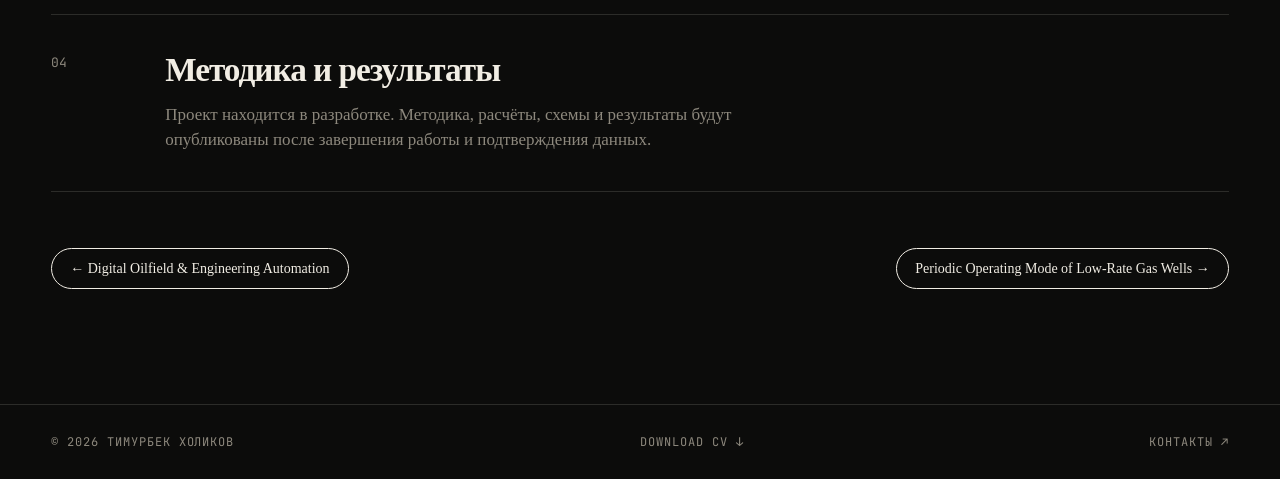
<file: projects/well-health-index.html>
<!doctype html>
<html lang="ru">
<meta charset="utf-8">
<title>Integrated Well Health Index System for Low-Rate Gas Wells | Timurbek Holikov</title>
<meta name="description" content="Разработка системы оценки технического состояния малодебитных газовых скважин на основе Well Health Index для выявления технологических отклонений, классификации фонда и определения приоритетных скважин.">
<link rel="canonical" href="https://holikov.uz/projects/well-health-index.html">
<meta name="viewport" content="width=device-width, initial-scale=1, viewport-fit=cover">
<meta name="color-scheme" content="dark">
<meta property="og:type" content="article">
<meta property="og:title" content="Integrated Well Health Index System for Low-Rate Gas Wells | Timurbek Holikov">
<meta property="og:description" content="Разработка системы оценки технического состояния малодебитных газовых скважин на основе Well Health Index для выявления технологических отклонений, классификации фонда и определения приоритетных скважин.">
<meta property="og:url" content="https://holikov.uz/projects/well-health-index.html">
<meta property="og:image" content="https://holikov.uz/assets/img/og-image.jpg">
<meta name="twitter:card" content="summary_large_image">
<link rel="icon" href="/assets/img/favicon.svg" type="image/svg+xml">
<link rel="apple-touch-icon" href="/assets/img/apple-touch-icon.png">
<link rel="preconnect" href="https://fonts.googleapis.com">
<link rel="preconnect" href="https://fonts.gstatic.com" crossorigin>
<link href="https://fonts.googleapis.com/css2?family=Tinos:ital,wght@0,400;0,700;1,400;1,700&family=Cormorant+Garamond:ital,wght@1,400;1,500&family=JetBrains+Mono:wght@400;500&display=swap&subset=cyrillic" rel="stylesheet">
<style>
:root{--bg:#0c0c0b;--ink:#f1ede4;--mute:#8d887d;--line:rgba(241,237,228,.14);--acc:#ff6a1a;
--sans:"Times New Roman",Tinos,Times,serif;--serif:"Cormorant Garamond",Georgia,serif;--mono:"JetBrains Mono",ui-monospace,monospace;
--gx:max(16px,env(safe-area-inset-left));--gxr:max(16px,env(safe-area-inset-right));--pad:clamp(16px,4vw,56px)}
*{box-sizing:border-box;margin:0;padding:0}
html{-webkit-text-size-adjust:100%}
body{background:var(--bg);color:var(--ink);font-family:var(--sans);font-size:17px;line-height:1.5;overflow-x:hidden;-webkit-font-smoothing:antialiased}
a{color:inherit;text-decoration:none}
.wrap{padding-left:max(var(--pad),var(--gx));padding-right:max(var(--pad),var(--gxr))}
.mono{font-family:var(--mono);font-size:12px;letter-spacing:.08em;text-transform:uppercase}
.it{font-family:var(--serif);font-style:italic;font-weight:400;letter-spacing:0}
.nav{position:fixed;top:0;left:0;right:0;z-index:50;display:flex;align-items:center;justify-content:space-between;gap:16px;padding-top:max(18px,env(safe-area-inset-top));padding-bottom:18px;mix-blend-mode:difference;color:#fff}
.logo{font-weight:800;font-size:18px;letter-spacing:-.02em}
.logo span{font-family:var(--serif);font-style:italic;font-weight:400}
.nav .cta{border:1px solid currentColor;border-radius:100px;padding:9px 18px;font-size:14px;white-space:nowrap}
.sec{padding-top:clamp(120px,14vw,190px);padding-bottom:clamp(70px,9vw,130px)}
.label{display:flex;gap:14px;align-items:center;color:var(--mute);margin-bottom:40px}
.label::before{content:"";width:36px;height:1px;background:currentColor}
h1{font-weight:900;font-size:clamp(36px,6vw,96px);line-height:.92;letter-spacing:-.05em;text-transform:uppercase;max-width:18ch;overflow-wrap:break-word}
.lead{font-size:clamp(20px,2.2vw,30px);line-height:1.3;letter-spacing:-.02em;max-width:40ch;margin-top:40px}
.meta{display:grid;grid-template-columns:repeat(3,1fr);margin-top:clamp(50px,7vw,90px);border-top:1px solid var(--line)}
.meta div{padding:24px 22px 24px 0;min-width:0}
.meta div+div{padding-left:22px;border-left:1px solid var(--line)}
.meta .mono{color:var(--mute);display:block;margin-bottom:10px}
.meta b{font-weight:500;font-size:18px}
.now{display:inline-block;background:var(--acc);color:#0c0c0b;font-family:var(--mono);font-size:11px;padding:3px 8px;border-radius:100px;letter-spacing:.06em;text-transform:uppercase}
@media (max-width:820px){.meta{grid-template-columns:1fr}.meta div+div{border-left:0;border-top:1px solid var(--line);padding-left:0}}
.block{display:grid;grid-template-columns:90px minmax(0,1fr);gap:24px;padding:38px 0;border-top:1px solid var(--line)}
.block:last-child{border-bottom:1px solid var(--line)}
.block .n{color:var(--mute);font-family:var(--mono);font-size:13px}
.block h2{font-size:clamp(24px,2.6vw,38px);font-weight:600;letter-spacing:-.03em;line-height:1.05;margin-bottom:14px}
.block p,.block li{color:#d9d4ca;max-width:68ch}
.block ul{padding-left:20px}
.block li+li{margin-top:6px}
.block .muted{color:var(--mute)}
@media (max-width:900px){.block{grid-template-columns:1fr;gap:10px}}
.pager{display:flex;justify-content:space-between;gap:16px;flex-wrap:wrap;margin-top:56px}
.btn{display:inline-flex;align-items:center;gap:8px;border:1px solid currentColor;border-radius:100px;padding:9px 18px;font-size:14px;transition:color .3s,border-color .3s}
.btn:hover{color:var(--acc);border-color:var(--acc)}
.pager .btn{max-width:100%}
footer{display:flex;justify-content:space-between;gap:16px;flex-wrap:wrap;padding-top:28px;padding-bottom:max(28px,env(safe-area-inset-bottom));color:var(--mute);border-top:1px solid var(--line)}
</style>

<nav class="nav wrap">
  <a class="logo" href="/">Т. Холиков<span>.</span></a>
  <a class="cta" href="/#projects">← Все проекты</a>
</nav>

<main class="sec wrap">
  <div class="label mono">Инженерный проект 01</div>
  <h1>Integrated Well Health Index System for Low-Rate Gas Wells</h1>

  <div class="meta">
    <div><span class="mono">Статус</span><span class="now">в разработке</span></div>
    <div><span class="mono">Основа</span><b>Научная работа 01</b></div>
    <div><span class="mono">Научный руководитель</span><b>Усманов С. А.</b></div>
  </div>

  <div style="margin-top:clamp(60px,8vw,110px)">
    <section class="block"><div class="n">01</div><div><h2>Обзор проекта</h2><p>Разработка системы оценки технического состояния малодебитных газовых скважин на основе Well Health Index для выявления технологических отклонений, классификации фонда и определения приоритетных скважин.</p></div></section>
    <section class="block"><div class="n">02</div><div><h2>Предпосылки</h2><p>Проект основан на научной работе «Комплексная система управления малодебитным фондом газовых скважин на основе Well Health Index и автоматического пускателя Pro-Seal M-9EE».</p><p>Научный руководитель: Усманов Сергей Александрович, начальник смены ПДС ЦДГ «Хаузак-Западный Шады», ЛУКОЙЛ Узбекистан Оперейтинг Компани.</p></div></section>
    <section class="block"><div class="n">03</div><div><h2>Направления работы</h2><ul><li>Логика оценки технического состояния скважин (Well Health Index)</li><li>Классификация фонда малодебитных газовых скважин</li><li>Анализ технологических отклонений</li><li>Алгоритм определения приоритетных скважин</li></ul></div></section>
    <section class="block"><div class="n">04</div><div><h2>Методика и результаты</h2><p class="muted">Проект находится в разработке. Методика, расчёты, схемы и результаты будут опубликованы после завершения работы и подтверждения данных.</p></div></section>
  <!-- TODO (Постановка задачи (Problem Statement)): добавить, когда будут готовы подтверждённые материалы -->
  <!-- TODO (Инженерный подход (Engineering Approach)): добавить, когда будут готовы подтверждённые материалы -->
  <!-- TODO (Методология (Methodology)): добавить, когда будут готовы подтверждённые материалы -->
  <!-- TODO (Техническое решение (Technical Solution)): добавить, когда будут готовы подтверждённые материалы -->
  <!-- TODO (Результаты (Results)): добавить, когда будут готовы подтверждённые материалы -->
  <!-- TODO (Выводы (Conclusion)): добавить, когда будут готовы подтверждённые материалы -->
  </div>

  <div class="pager">
    <a class="btn" href="/projects/digital-oilfield.html">← Digital Oilfield &amp; Engineering Automation</a>
    <a class="btn" href="/projects/periodic-operating-mode.html">Periodic Operating Mode of Low-Rate Gas Wells →</a>
  </div>
</main>

<footer class="wrap mono">
  <span>© 2026 Тимурбек Холиков</span>
  <a href="/assets/cv/Timurbek_Holikov_CV.pdf" download="Timurbek_Holikov_CV.pdf">Download CV ↓</a>
  <a href="/#contact">Контакты ↗</a>
</footer>
</html>
</file>
<file: assets/css/site.css>
/* HOLIKOV — design system: Industrial Minimalism */
:root{
  --bg:#F4F7FA; --white:#FFFFFF; --blue:#168FC5; --cyan:#47C0DF; --navy:#18344D;
  --ink:#263B4D; --mute:#718394; --line:#DCE5EC;
  --glass:rgba(255,255,255,.72); --glass-strong:rgba(255,255,255,.88);
  --grid:rgba(24,52,77,.07);
  --font:"Manrope",system-ui,-apple-system,"Segoe UI",Roboto,Arial,sans-serif;
  --container:1280px; --gutter:clamp(16px,4vw,40px);
  --radius:4px; --shadow:0 18px 40px -24px rgba(24,52,77,.35);
  --ease:cubic-bezier(.2,.7,.2,1);
  --header-h:72px;
  color-scheme:light;
}
*,*::before,*::after{box-sizing:border-box}
*{margin:0;padding:0}
html{-webkit-text-size-adjust:100%;scroll-behavior:smooth;scroll-padding-top:calc(var(--header-h) + 16px)}
body{background:var(--bg);color:var(--ink);font-family:var(--font);font-size:16px;line-height:1.6;-webkit-font-smoothing:antialiased;overflow-x:hidden}
img,svg{display:block;max-width:100%}
a{color:inherit;text-decoration:none}
button{font:inherit;color:inherit;background:none;border:0;cursor:pointer}
ul{list-style:none}
:focus-visible{outline:2px solid var(--blue);outline-offset:3px;border-radius:2px}
.sr-only{position:absolute;width:1px;height:1px;overflow:hidden;clip:rect(0 0 0 0);white-space:nowrap}
.skip{position:absolute;left:16px;top:-60px;z-index:100;background:var(--navy);color:#fff;padding:10px 16px;border-radius:var(--radius)}
.skip:focus{top:12px}

.container{width:100%;max-width:calc(var(--container) + 2*var(--gutter));margin:0 auto;padding-left:max(var(--gutter),env(safe-area-inset-left));padding-right:max(var(--gutter),env(safe-area-inset-right))}

/* architectural grid lines */
.gridlines{position:fixed;inset:0;pointer-events:none;z-index:0}
.gridlines .container{height:100%;display:grid;grid-template-columns:repeat(4,1fr)}
.gridlines span{border-left:1px solid var(--grid);height:100%}
.gridlines span:last-child{border-right:1px solid var(--grid)}
@media (max-width:760px){.gridlines .container{grid-template-columns:repeat(2,1fr)}.gridlines span:nth-child(n+3){display:none}.gridlines span:nth-child(2){border-right:1px solid var(--grid)}}
main,.site-footer{position:relative;z-index:1}

/* type scale */
.eyebrow{display:inline-flex;align-items:center;gap:10px;font-size:12px;font-weight:600;letter-spacing:.14em;text-transform:uppercase;color:var(--blue)}
.eyebrow::before{content:"";width:24px;height:1px;background:currentColor}
h1,h2,h3,h4{color:var(--navy);font-weight:700;letter-spacing:-.02em;line-height:1.15}
h2{font-size:clamp(30px,4vw,48px);margin-top:14px}
h3{font-size:clamp(19px,1.7vw,22px)}
.lead{font-size:clamp(16px,1.3vw,18px);color:var(--mute);max-width:60ch;margin-top:18px}
.muted{color:var(--mute)}

/* buttons */
.btn{display:inline-flex;align-items:center;justify-content:center;gap:10px;min-height:48px;padding:12px 22px;border-radius:var(--radius);font-weight:600;font-size:15px;letter-spacing:.01em;transition:background .25s var(--ease),color .25s var(--ease),border-color .25s var(--ease),transform .25s var(--ease),box-shadow .25s var(--ease)}
.btn svg{width:16px;height:16px;transition:transform .25s var(--ease)}
.btn:hover svg{transform:translateX(3px)}
.btn-primary{background:var(--blue);color:#fff;box-shadow:0 10px 24px -12px rgba(22,143,197,.8)}
.btn-primary:hover{background:#127cad;transform:translateY(-1px)}
.btn-ghost{border:1px solid rgba(24,52,77,.2);color:var(--navy);background:var(--glass);backdrop-filter:blur(6px)}
.btn-ghost:hover{border-color:var(--blue);color:var(--blue)}
.link-arrow{display:inline-flex;align-items:center;gap:8px;color:var(--blue);font-weight:600;font-size:14px}
.link-arrow svg{width:14px;height:14px;transition:transform .25s var(--ease)}
.link-arrow:hover svg{transform:translateX(3px)}

/* HEADER */
.site-header{position:fixed;top:0;left:0;right:0;z-index:50;transition:background .3s var(--ease),box-shadow .3s var(--ease),backdrop-filter .3s}
.site-header.scrolled{background:rgba(244,247,250,.82);backdrop-filter:saturate(1.4) blur(14px);-webkit-backdrop-filter:saturate(1.4) blur(14px);box-shadow:0 1px 0 var(--line)}
.header-in{height:var(--header-h);display:flex;align-items:center;justify-content:space-between;gap:24px;padding-top:env(safe-area-inset-top)}
.logo{display:inline-flex;align-items:center;gap:10px;font-weight:800;letter-spacing:.22em;font-size:15px;color:var(--navy)}
.logo i{display:block;width:30px;height:30px;background:var(--blue);position:relative;border-radius:2px}
.logo i::after{content:"";position:absolute;left:8px;right:8px;top:14px;height:2px;background:#fff;box-shadow:-0 -7px 0 -0 transparent}
.logo i::before{content:"";position:absolute;left:8px;top:8px;bottom:8px;width:2px;background:#fff;box-shadow:12px 0 0 #fff}
.nav{display:flex;gap:clamp(16px,2vw,30px)}
.nav a{font-size:14px;font-weight:500;color:var(--ink);position:relative;padding:6px 0}
.nav a::after{content:"";position:absolute;left:0;right:100%;bottom:0;height:1px;background:var(--blue);transition:right .3s var(--ease)}
.nav a:hover,.nav a.active{color:var(--blue)}
.nav a:hover::after,.nav a.active::after{right:0}
.header-actions{display:flex;align-items:center;gap:10px}
.header-actions .btn{min-height:40px;padding:8px 16px;font-size:14px}
.icon-btn{display:inline-flex;align-items:center;justify-content:center;width:40px;height:40px;border-radius:50%;border:1px solid var(--line);background:var(--glass);color:var(--navy);transition:border-color .25s,color .25s}
.icon-btn:hover{border-color:var(--blue);color:var(--blue)}
.icon-btn svg{width:17px;height:17px}
.burger{display:none}
@media (max-width:1080px){
  .nav,.header-actions .hide-m{display:none}
  .burger{display:inline-flex}
}
.mobile-menu{position:fixed;inset:0;z-index:60;background:rgba(244,247,250,.97);backdrop-filter:blur(12px);display:flex;flex-direction:column;padding:calc(var(--header-h) + 8px) max(var(--gutter),16px) 32px;transform:translateY(-8px);opacity:0;visibility:hidden;transition:opacity .25s var(--ease),transform .25s var(--ease),visibility .25s}
.mobile-menu.open{opacity:1;visibility:visible;transform:none}
.mobile-menu a.m-link{display:flex;justify-content:space-between;align-items:center;padding:16px 0;border-bottom:1px solid var(--line);font-size:20px;font-weight:600;color:var(--navy)}
.mobile-menu a.m-link span{font-size:12px;color:var(--mute);font-weight:600;letter-spacing:.1em}
.mobile-menu .m-actions{display:grid;gap:10px;margin-top:auto;padding-top:24px}
.mobile-close{position:absolute;top:calc(16px + env(safe-area-inset-top));right:max(var(--gutter),16px)}
body.menu-open{overflow:hidden}

/* HERO */
.hero{position:relative;min-height:min(100svh,920px);display:flex;align-items:stretch;overflow:hidden;padding-top:var(--header-h)}
.hero-bg{position:absolute;inset:0;z-index:0}
.hero-bg img{width:100%;height:100%;object-fit:cover;object-position:60% 100%}
.hero-bg::after{content:"";position:absolute;inset:0;background:linear-gradient(90deg,rgba(244,247,250,.94) 0%,rgba(244,247,250,.7) 38%,rgba(244,247,250,0) 62%),linear-gradient(0deg,var(--bg) 0%,rgba(244,247,250,0) 22%)}
.hero-in{position:relative;z-index:2;display:grid;grid-template-columns:minmax(0,1.25fr) minmax(0,.75fr);gap:clamp(24px,4vw,64px);align-items:center;padding-top:clamp(40px,7vh,96px);padding-bottom:clamp(40px,7vh,80px);width:100%}
.hero-meta{display:flex;flex-wrap:wrap;gap:8px 22px;font-size:13px;color:var(--mute);margin-bottom:28px}
.hero-meta b{color:var(--navy);font-weight:600}
.status{display:inline-flex;align-items:center;gap:8px}
.status::before{content:"";width:8px;height:8px;border-radius:50%;background:#2bb673;box-shadow:0 0 0 4px rgba(43,182,115,.15)}
.hero h1{font-size:clamp(40px,6vw,80px);line-height:1.02;letter-spacing:-.035em;font-weight:800}
.hero-role{margin-top:16px;font-size:clamp(20px,2.2vw,30px);font-weight:600;color:var(--blue);letter-spacing:-.01em}
.hero-focus{margin-top:10px;font-size:clamp(13px,1.1vw,15px);font-weight:600;letter-spacing:.06em;text-transform:uppercase;color:var(--navy)}
.hero-focus span{color:var(--cyan);margin:0 8px}
.hero-text{margin-top:22px;max-width:56ch;font-size:clamp(15px,1.2vw,17px);color:var(--ink)}
.hero-cta{display:flex;flex-wrap:wrap;gap:12px;margin-top:32px}
.hero-card{position:relative;justify-self:end;width:min(100%,320px);background:var(--glass);backdrop-filter:blur(10px);-webkit-backdrop-filter:blur(10px);border:1px solid rgba(255,255,255,.9);box-shadow:var(--shadow);padding:12px;border-radius:var(--radius)}
.hero-card picture{display:block}
.hero-card img{width:100%;height:auto;aspect-ratio:4/5;object-fit:cover;object-position:50% 22%;border-radius:2px}
.hero-card figcaption{display:flex;justify-content:space-between;gap:12px;padding:12px 4px 2px;font-size:12px;color:var(--mute)}
.hero-card figcaption b{color:var(--navy);font-weight:600}
.hero-card::before{content:"";position:absolute;left:-1px;top:24px;bottom:24px;width:3px;background:var(--blue)}
.hero-tags{position:relative;z-index:2;border-top:1px solid rgba(24,52,77,.1);background:linear-gradient(180deg,rgba(255,255,255,.55),rgba(255,255,255,.75));backdrop-filter:blur(8px);-webkit-backdrop-filter:blur(8px)}
.hero-tags ul{display:grid;grid-template-columns:repeat(3,1fr)}
.hero-tags li{padding:20px 20px 22px 0;display:flex;gap:14px;align-items:baseline;font-weight:600;color:var(--navy);font-size:15px}
.hero-tags li+li{padding-left:20px;border-left:1px solid var(--line)}
.hero-tags li small{font-size:11px;color:var(--blue);letter-spacing:.08em}
.hero-wrap{display:flex;flex-direction:column;width:100%}
.hero-wrap .hero-in{flex:1}
@media (max-width:900px){
  .hero{min-height:auto}
  .hero-in{grid-template-columns:1fr;padding-top:28px}
  .hero-bg img{object-position:70% 100%}
  .hero-bg::after{background:linear-gradient(180deg,rgba(244,247,250,.94) 0%,rgba(244,247,250,.86) 55%,rgba(244,247,250,.5) 100%)}
  .hero-card{justify-self:start;display:grid;grid-template-columns:96px 1fr;gap:14px;align-items:center;width:100%;max-width:440px;padding:10px}
  .hero-card img{aspect-ratio:1/1}
  .hero-card figcaption{flex-direction:column;padding:0;gap:4px}
  .hero-card{order:-1}
  .hero-tags ul{grid-template-columns:1fr}
  .hero-tags li{padding:14px 0!important;border-left:0!important}
  .hero-tags li+li{border-top:1px solid var(--line)}
}
@media (max-width:480px){.hero-cta .btn{flex:1 1 100%}}

/* SECTIONS */
.section{padding:clamp(72px,10vw,128px) 0}
.section-head{display:grid;grid-template-columns:minmax(0,1fr) minmax(0,1fr);gap:24px 48px;align-items:end;margin-bottom:clamp(36px,5vw,56px)}
.section-head .lead{margin-top:0}
@media (max-width:820px){.section-head{grid-template-columns:1fr}}
.section.alt{background:linear-gradient(180deg,rgba(255,255,255,.75),rgba(255,255,255,.4))}

/* card base */
.card{background:var(--white);border:1px solid var(--line);border-radius:var(--radius);transition:transform .3s var(--ease),box-shadow .3s var(--ease),border-color .3s var(--ease)}
.card:hover{transform:translateY(-3px);box-shadow:var(--shadow);border-color:#cbd9e3}

/* OVERVIEW */
.overview{display:grid;grid-template-columns:repeat(4,1fr);gap:16px}
.ov{padding:26px 22px 24px;position:relative}
.ov .ico{width:44px;height:44px;display:grid;place-items:center;border-radius:50%;background:rgba(22,143,197,.08);color:var(--blue);margin-bottom:22px}
.ov .ico svg{width:22px;height:22px}
.ov h3{font-size:17px}
.ov p{margin-top:8px;color:var(--mute);font-size:14px}
.facts{display:grid;grid-template-columns:repeat(4,1fr);margin-top:16px;border:1px solid var(--line);background:var(--glass-strong);border-radius:var(--radius)}
.fact{padding:24px 22px}
.fact+.fact{border-left:1px solid var(--line)}
.fact b{display:block;font-size:clamp(28px,3vw,40px);font-weight:800;color:var(--navy);letter-spacing:-.03em;line-height:1}
.fact b sup{font-size:.45em;color:var(--blue);margin-left:2px}
.fact span{display:block;margin-top:10px;color:var(--mute);font-size:14px}
@media (max-width:1000px){.overview{grid-template-columns:repeat(2,1fr)}.facts{grid-template-columns:repeat(2,1fr)}.fact:nth-child(3){border-left:0}.fact:nth-child(n+3){border-top:1px solid var(--line)}}
@media (max-width:520px){.overview{grid-template-columns:1fr}.facts{grid-template-columns:1fr}.fact+.fact{border-left:0;border-top:1px solid var(--line)}}

/* TIMELINE */
.timeline{position:relative;display:grid;gap:18px;padding-left:44px}
.timeline::before{content:"";position:absolute;left:11px;top:8px;bottom:8px;width:1px;background:linear-gradient(var(--blue),var(--line))}
.tl{position:relative;padding:26px 28px;display:grid;grid-template-columns:minmax(0,1fr) auto;gap:6px 24px}
.tl::before{content:"";position:absolute;left:-39px;top:32px;width:13px;height:13px;border-radius:50%;background:var(--white);border:2px solid var(--blue)}
.tl.current::before{background:var(--blue);box-shadow:0 0 0 5px rgba(22,143,197,.15)}
.tl-org{display:flex;align-items:center;gap:12px;font-weight:600;color:var(--blue);font-size:14px}
.tl-mark{display:grid;place-items:center;width:36px;height:36px;border-radius:2px;background:var(--navy);color:#fff;font-size:12px;font-weight:800;letter-spacing:.04em;flex:0 0 auto}
.tl-mark.alt{background:var(--blue)}.tl-mark.edu{background:var(--cyan)}
.tl h3{grid-column:1;margin-top:12px}
.tl .unit{grid-column:1;color:var(--mute);font-size:14px}
.tl-date{grid-column:2;grid-row:1;align-self:start;font-size:13px;font-weight:600;color:var(--navy);background:var(--bg);border:1px solid var(--line);padding:6px 10px;border-radius:2px;white-space:nowrap}
.tl ul{grid-column:1/-1;margin-top:14px;display:grid;gap:6px}
.tl li{position:relative;padding-left:18px;font-size:15px}
.tl li::before{content:"";position:absolute;left:0;top:.75em;width:8px;height:1px;background:var(--blue)}
.tl .sub{grid-column:1/-1;margin-top:14px;padding-top:14px;border-top:1px dashed var(--line);display:flex;justify-content:space-between;gap:12px;flex-wrap:wrap;font-size:14px}
.tl .sub b{color:var(--navy);font-weight:600}
.badge{display:inline-block;font-size:11px;font-weight:700;letter-spacing:.08em;text-transform:uppercase;padding:3px 8px;border-radius:2px;background:rgba(43,182,115,.12);color:#1f8a57;margin-left:8px;vertical-align:middle}
@media (max-width:640px){.timeline{padding-left:28px}.timeline::before{left:5px}.tl::before{left:-29px}.tl{grid-template-columns:1fr;padding:22px 18px}.tl-date{grid-column:1;grid-row:auto;justify-self:start;margin-top:10px}}

/* PROJECTS */
.projects{display:grid;grid-template-columns:repeat(2,1fr);gap:20px}
.project{display:flex;flex-direction:column;overflow:hidden}
.project .cover{position:relative;aspect-ratio:16/10;overflow:hidden;background:var(--bg);border-bottom:1px solid var(--line)}
.project .cover img{width:100%;height:100%;object-fit:cover;transition:transform .6s var(--ease)}
.project:hover .cover img{transform:scale(1.04)}
.project .num{position:absolute;left:16px;top:16px;font-size:12px;font-weight:700;letter-spacing:.1em;background:var(--glass-strong);backdrop-filter:blur(6px);color:var(--navy);padding:5px 9px;border-radius:2px}
.project .body{padding:24px 24px 26px;display:flex;flex-direction:column;gap:12px;flex:1}
.cat{font-size:12px;font-weight:600;letter-spacing:.1em;text-transform:uppercase;color:var(--blue)}
.project p{color:var(--mute);font-size:15px}
.project .link-arrow{margin-top:auto;padding-top:6px}
.project a.stretched::after{content:"";position:absolute;inset:0}
.project{position:relative}
@media (max-width:820px){.projects{grid-template-columns:1fr}}

/* SKILLS */
.skills{display:grid;grid-template-columns:repeat(3,1fr);gap:16px}
.skill{padding:26px 24px}
.skill-h{display:flex;align-items:center;justify-content:space-between;gap:12px;padding-bottom:16px;border-bottom:1px solid var(--line);margin-bottom:16px}
.skill-h h3{font-size:18px}
.skill-h span{font-size:12px;font-weight:700;color:var(--blue);letter-spacing:.1em}
.skill ul{display:grid;gap:9px}
.skill li{display:flex;gap:10px;align-items:baseline;font-size:15px}
.skill li::before{content:"";flex:0 0 6px;height:6px;background:var(--cyan);transform:rotate(45deg);position:relative;top:-1px}
.skill li small{color:var(--mute);font-size:13px}
.skill.wide{grid-column:span 1}
.chips{display:flex;flex-wrap:wrap;gap:8px}
.chips span{border:1px solid var(--line);background:var(--bg);padding:6px 12px;border-radius:2px;font-size:14px}
@media (max-width:1000px){.skills{grid-template-columns:repeat(2,1fr)}}
@media (max-width:620px){.skills{grid-template-columns:1fr}}

/* EDUCATION */
.edu-grid{display:grid;grid-template-columns:1.4fr 1fr;gap:16px}
.edu{padding:30px 28px;display:flex;flex-direction:column;gap:12px;position:relative;overflow:hidden}
.edu .period{font-size:13px;font-weight:600;color:var(--blue);letter-spacing:.06em}
.edu dl{display:grid;grid-template-columns:auto 1fr;gap:8px 18px;margin-top:6px;font-size:15px}
.edu dt{color:var(--mute)}
.edu dd{color:var(--ink);font-weight:500}
.gpa{display:flex;align-items:baseline;gap:8px;margin-top:auto;padding-top:18px;border-top:1px solid var(--line)}
.gpa b{font-size:40px;font-weight:800;color:var(--navy);letter-spacing:-.03em;line-height:1}
.gpa span{color:var(--mute);font-size:14px}
.edu .glyph{position:absolute;right:-20px;top:-20px;width:140px;height:140px;color:rgba(22,143,197,.07)}
@media (max-width:820px){.edu-grid{grid-template-columns:1fr}.edu dl{grid-template-columns:1fr;gap:2px}.edu dd{margin-bottom:8px}}

/* ACHIEVEMENTS */
.ach{display:grid;grid-template-columns:repeat(4,1fr);gap:16px}
.ach .card{padding:24px 22px;display:flex;flex-direction:column;gap:10px}
.ach .ico{width:40px;height:40px;display:grid;place-items:center;border-radius:2px;background:var(--navy);color:#fff}
.ach .ico svg{width:20px;height:20px}
.ach h3{font-size:17px;margin-top:8px}
.ach p{font-size:14px;color:var(--mute)}
.ach .featured{background:linear-gradient(160deg,var(--navy),#1f4a6d);border-color:transparent;color:#d8e6f0}
.ach .featured h3{color:#fff;font-size:22px}
.ach .featured p{color:#b8cfe0}
.ach .featured .ico{background:var(--cyan);color:var(--navy)}
.ach .featured .place{font-size:44px;font-weight:800;color:#fff;letter-spacing:-.03em;line-height:1;margin-top:auto}
.ach .featured .place small{font-size:14px;font-weight:600;color:var(--cyan);margin-left:6px;letter-spacing:.04em}
.papers{margin-top:2px;display:grid;gap:8px}
.papers a{display:block;font-size:14px;color:var(--ink);font-weight:500;padding-left:14px;border-left:2px solid var(--cyan)}
.papers a:hover{color:var(--blue)}
.placeholder{border:1px dashed #b9c9d6;background:repeating-linear-gradient(135deg,rgba(220,229,236,.35) 0 8px,transparent 8px 16px);color:var(--mute);font-size:13px;padding:10px 12px;border-radius:2px}
@media (max-width:1000px){.ach{grid-template-columns:repeat(2,1fr)}}
@media (max-width:560px){.ach{grid-template-columns:1fr}}

/* CONTACT */
.contact{position:relative;overflow:hidden;background:var(--navy);color:#cfe0ec}
.contact::before{content:"";position:absolute;inset:0;background:url("../img/hero-plant.svg") center bottom/cover no-repeat;opacity:.07;filter:invert(1)}
.contact .container{position:relative}
.contact h2{color:#fff;font-size:clamp(40px,6vw,76px)}
.contact .eyebrow{color:var(--cyan)}
.contact .lead{color:#b8cfe0}
.c-grid{display:grid;grid-template-columns:1.6fr repeat(4,1fr);gap:1px;background:rgba(255,255,255,.12);border:1px solid rgba(255,255,255,.12);margin-top:48px;border-radius:var(--radius);overflow:hidden}
.c-item{background:rgba(24,52,77,.92);padding:22px 20px;display:flex;flex-direction:column;gap:10px;min-width:0;transition:background .25s}
.c-item:hover{background:#1d405e}
.c-item .k{font-size:12px;letter-spacing:.12em;text-transform:uppercase;color:var(--cyan);font-weight:600}
.c-item .v{color:#fff;font-weight:600;font-size:16px;overflow-wrap:anywhere}
.copy{align-self:flex-start;font-size:12px;font-weight:600;color:#cfe0ec;border:1px solid rgba(255,255,255,.25);padding:6px 10px;border-radius:2px;transition:border-color .2s,color .2s;min-height:32px}
.copy:hover{border-color:var(--cyan);color:#fff}
.contact .hero-cta .btn-ghost{background:transparent;color:#fff;border-color:rgba(255,255,255,.35)}
.contact .hero-cta .btn-ghost:hover{border-color:var(--cyan);color:var(--cyan)}
@media (max-width:1080px){.c-grid{grid-template-columns:repeat(2,1fr)}.c-grid>:first-child{grid-column:1/-1}}
@media (max-width:520px){.c-grid{grid-template-columns:1fr}}

/* FOOTER */
.site-footer{background:#132b40;color:#9fb6c8;padding:40px 0 calc(28px + env(safe-area-inset-bottom));font-size:14px}
.f-top{display:flex;justify-content:space-between;gap:24px;flex-wrap:wrap;padding-bottom:28px;border-bottom:1px solid rgba(255,255,255,.1)}
.f-brand b{display:block;color:#fff;letter-spacing:.22em;font-size:15px}
.f-brand span{display:block;margin-top:6px}
.f-nav{display:flex;flex-wrap:wrap;gap:10px 22px}
.f-nav a:hover{color:#fff}
.f-bottom{display:flex;justify-content:space-between;gap:16px;flex-wrap:wrap;padding-top:20px;font-size:13px}

/* REVEAL */
.reveal{opacity:0;transform:translateY(18px);transition:opacity .7s var(--ease),transform .7s var(--ease)}
.reveal.in{opacity:1;transform:none}
.no-js .reveal{opacity:1;transform:none}

/* PROJECT PAGE */
.p-hero{padding-top:calc(var(--header-h) + clamp(32px,6vw,72px));padding-bottom:clamp(32px,5vw,56px)}
.crumbs{display:flex;gap:8px;flex-wrap:wrap;font-size:13px;color:var(--mute);margin-bottom:24px}
.crumbs a{color:var(--blue)}
.p-hero h1{font-size:clamp(30px,4.4vw,56px);line-height:1.1;letter-spacing:-.03em;max-width:22ch}
.p-meta{display:grid;grid-template-columns:repeat(3,minmax(0,1fr));margin-top:32px;border:1px solid var(--line);background:var(--glass-strong);border-radius:var(--radius)}
.p-meta div{padding:18px 20px}
.p-meta div+div{border-left:1px solid var(--line)}
.p-meta dt{font-size:12px;letter-spacing:.1em;text-transform:uppercase;color:var(--mute);font-weight:600}
.p-meta dd{margin-top:6px;color:var(--navy);font-weight:600;font-size:15px}
@media (max-width:720px){.p-meta{grid-template-columns:1fr}.p-meta div+div{border-left:0;border-top:1px solid var(--line)}}
.p-cover{border:1px solid var(--line);border-radius:var(--radius);overflow:hidden;background:#fff}
.p-cover img{width:100%;aspect-ratio:16/10;object-fit:cover}
.p-layout{display:grid;grid-template-columns:240px minmax(0,1fr);gap:clamp(24px,5vw,72px);padding-top:clamp(48px,6vw,80px);padding-bottom:clamp(72px,9vw,120px)}
.toc{position:sticky;top:calc(var(--header-h) + 24px);align-self:start;display:grid;gap:2px;font-size:14px}
.toc a{padding:8px 0 8px 14px;border-left:1px solid var(--line);color:var(--mute)}
.toc a:hover,.toc a.active{color:var(--blue);border-left-color:var(--blue)}
.p-sec{padding:0 0 40px;margin-bottom:40px;border-bottom:1px solid var(--line)}
.p-sec:last-child{border-bottom:0}
.p-sec .eyebrow{margin-bottom:6px}
.p-sec h2{font-size:clamp(24px,2.6vw,32px);margin-top:4px;margin-bottom:16px}
.p-sec p{max-width:70ch}
.p-sec p+p{margin-top:12px}
.flow{display:grid;grid-template-columns:repeat(4,minmax(0,1fr));gap:12px;margin-top:20px;counter-reset:f}
.flow div{position:relative;background:#fff;border:1px solid var(--line);border-top:3px solid var(--blue);padding:16px 14px;font-size:14px;font-weight:600;color:var(--navy);counter-increment:f;border-radius:2px}
.flow div::before{content:counter(f,decimal-leading-zero);display:block;font-size:11px;color:var(--blue);letter-spacing:.1em;margin-bottom:6px}
.flow div:not(:last-child)::after{content:"→";position:absolute;right:-12px;top:50%;transform:translate(50%,-50%);color:var(--cyan);font-weight:700}
@media (max-width:720px){.flow{grid-template-columns:1fr}.flow div:not(:last-child)::after{content:"↓";right:50%;top:auto;bottom:-14px;transform:translate(50%,50%)}.p-layout{grid-template-columns:1fr}.toc{display:none}}
.cmp{width:100%;border-collapse:collapse;margin-top:16px;font-size:15px;background:#fff;border:1px solid var(--line)}
.cmp th,.cmp td{text-align:left;padding:12px 14px;border-bottom:1px solid var(--line);vertical-align:top}
.cmp th{font-size:12px;letter-spacing:.08em;text-transform:uppercase;color:var(--mute);font-weight:600;background:var(--bg)}
.p-nav{display:flex;justify-content:space-between;gap:16px;flex-wrap:wrap;margin-top:24px}

@media (prefers-reduced-motion:reduce){
  html{scroll-behavior:auto}
  *,*::before,*::after{animation:none!important;transition:none!important}
  .reveal{opacity:1;transform:none}
}
@media print{
  .site-header,.gridlines,.mobile-menu,.hero-bg,.contact::before{display:none!important}
  body{background:#fff}
  .reveal{opacity:1;transform:none}
}
.p-cover img{max-height:460px}
.p-sec .placeholder{margin-top:14px}
.table-wrap{overflow-x:auto;-webkit-overflow-scrolling:touch}
@media (max-width:560px){.cmp,.cmp tbody,.cmp tr,.cmp td{display:block;width:100%}.cmp thead{display:none}.cmp td{border-bottom:0;padding:6px 14px}.cmp tr{border-bottom:1px solid var(--line);padding:8px 0}.cmp td:first-child{font-weight:700;color:var(--navy);padding-top:10px}.cmp td[data-l]::before{content:attr(data-l) ": ";color:var(--mute);font-size:13px}}
</file>
